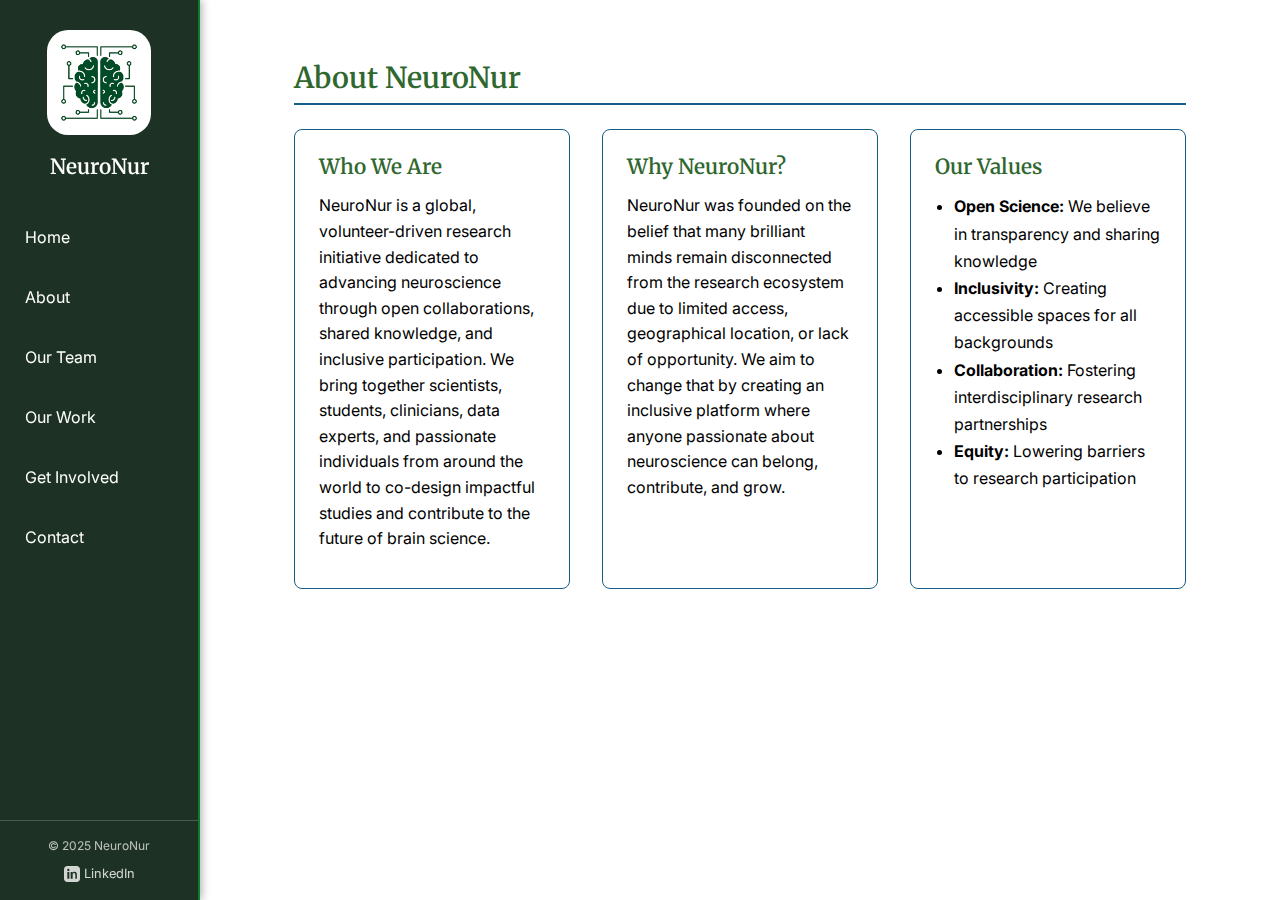
<file: about.html>
<!DOCTYPE html>
<html lang="en">
<head>
    <meta charset="UTF-8">
    <meta name="viewport" content="width=device-width, initial-scale=1.0">
    <title>About - NeuroNur Research Initiative</title>
    <link rel="stylesheet" href="style.css">
    <link rel="icon" type="image/png" href="images/NNlogo.png">

    <link rel="preconnect" href="https://fonts.googleapis.com">
    <link rel="preconnect" href="https://fonts.gstatic.com" crossorigin>
    <link href="https://fonts.googleapis.com/css2?family=Inter:wght@400;500;600;700&family=Merriweather:wght@400;600;700&display=swap" rel="stylesheet">
</head>
<body>
    <nav class="navbar">
        <div class="navbar-left">
            <img src="images/NNlogo.jpg" alt="NeuroNur Logo" class="logo"> 
            <h1 class="full-title">NeuroNur</h1>
        </div>
        <div class="navbar-right">
            <div class="nav-items">
                <a href="index.html">Home</a>
                <a href="about.html">About</a>
                <a href="team.html">Our Team</a>
                <a href="work.html">Our Work</a>
                <a href="involved.html">Get Involved</a>
                <a href="contact.html">Contact</a>
            </div>
            <div class="nav-dropdown">
                <button class="dropdown-toggle">More ▼</button>
                <div class="dropdown-menu">
                    <!-- Items will be moved here dynamically -->
                </div>
            </div>
        </div>
        <div class="navbar-footer">
            <p class="navbar-copyright">© 2025 NeuroNur</p>
            <a href="https://www.linkedin.com/company/neuronur-research-initiative/posts/?feedView=all" target="_blank" rel="noopener" class="navbar-linkedin-link" aria-label="NeuroNur on LinkedIn">
                <svg xmlns="http://www.w3.org/2000/svg" width="16" height="16" fill="currentColor" viewBox="0 0 24 24" style="vertical-align: middle; margin-right: 4px;">
                  <path d="M19 0h-14c-2.761 0-5 2.239-5 5v14c0 2.761 2.239 5 5 5h14c2.761 0 5-2.239 5-5v-14c0-2.761-2.239-5-5-5zm-11 19h-3v-10h3v10zm-1.5-11.268c-.966 0-1.75-.784-1.75-1.75s.784-1.75 1.75-1.75 1.75.784 1.75 1.75-.784 1.75-1.75 1.75zm13.5 11.268h-3v-5.604c0-1.337-.026-3.063-1.868-3.063-1.868 0-2.154 1.459-2.154 2.967v5.7h-3v-10h2.881v1.367h.041c.401-.761 1.379-1.563 2.841-1.563 3.039 0 3.6 2.001 3.6 4.601v5.595z"/>
                </svg>
                LinkedIn
            </a>
        </div>
    </nav>
    <main>
        <!-- About Section - 3 columns that collapse to 1 -->
        <section id="about" class="content-section">
            <h2>About NeuroNur</h2>
            <div class="about-grid">
                <div class="about-card">
                    <h3>Who We Are</h3>
                    <p>NeuroNur is a global, volunteer-driven research initiative dedicated to advancing neuroscience through open collaborations, shared knowledge, and inclusive participation. We bring together scientists, students, clinicians, data experts, and passionate individuals from around the world to co-design impactful studies and contribute to the future of brain science.</p>
                </div>
                <div class="about-card">
                    <h3>Why NeuroNur?</h3>
                    <p>NeuroNur was founded on the belief that many brilliant minds remain disconnected from the research ecosystem due to limited access, geographical location, or lack of opportunity. We aim to change that by creating an inclusive platform where anyone passionate about neuroscience can belong, contribute, and grow.</p>
                </div>
                <div class="about-card">
                    <h3>Our Values</h3>
                    <ul>
                        <li><strong>Open Science:</strong> We believe in transparency and sharing knowledge</li>
                        <li><strong>Inclusivity:</strong> Creating accessible spaces for all backgrounds</li>
                        <li><strong>Collaboration:</strong> Fostering interdisciplinary research partnerships</li>
                        <li><strong>Equity:</strong> Lowering barriers to research participation</li>
                    </ul>
                </div>
            </div>
        </section>
    </main>
    
    <footer>
        <p>© 2025 NeuroNur</p>
        <a href="https://www.linkedin.com/company/neuronur-research-initiative/posts/?feedView=all" target="_blank" rel="noopener" class="linkedin-link" aria-label="NeuroNur on LinkedIn">
            <svg xmlns="http://www.w3.org/2000/svg" width="20" height="20" fill="currentColor" viewBox="0 0 24 24" style="vertical-align: middle; margin-right: 6px;">
              <path d="M19 0h-14c-2.761 0-5 2.239-5 5v14c0 2.761 2.239 5 5 5h14c2.761 0 5-2.239 5-5v-14c0-2.761-2.239-5-5-5zm-11 19h-3v-10h3v10zm-1.5-11.268c-.966 0-1.75-.784-1.75-1.75s.784-1.75 1.75-1.75 1.75.784 1.75 1.75-.784 1.75-1.75 1.75zm13.5 11.268h-3v-5.604c0-1.337-.026-3.063-1.868-3.063-1.868 0-2.154 1.459-2.154 2.967v5.7h-3v-10h2.881v1.367h.041c.401-.761 1.379-1.563 2.841-1.563 3.039 0 3.6 2.001 3.6 4.601v5.595z"/>
            </svg>
            Connect on LinkedIn
        </a>
    </footer>

    <script src="script.js"></script>
</body>
</html>
</file>
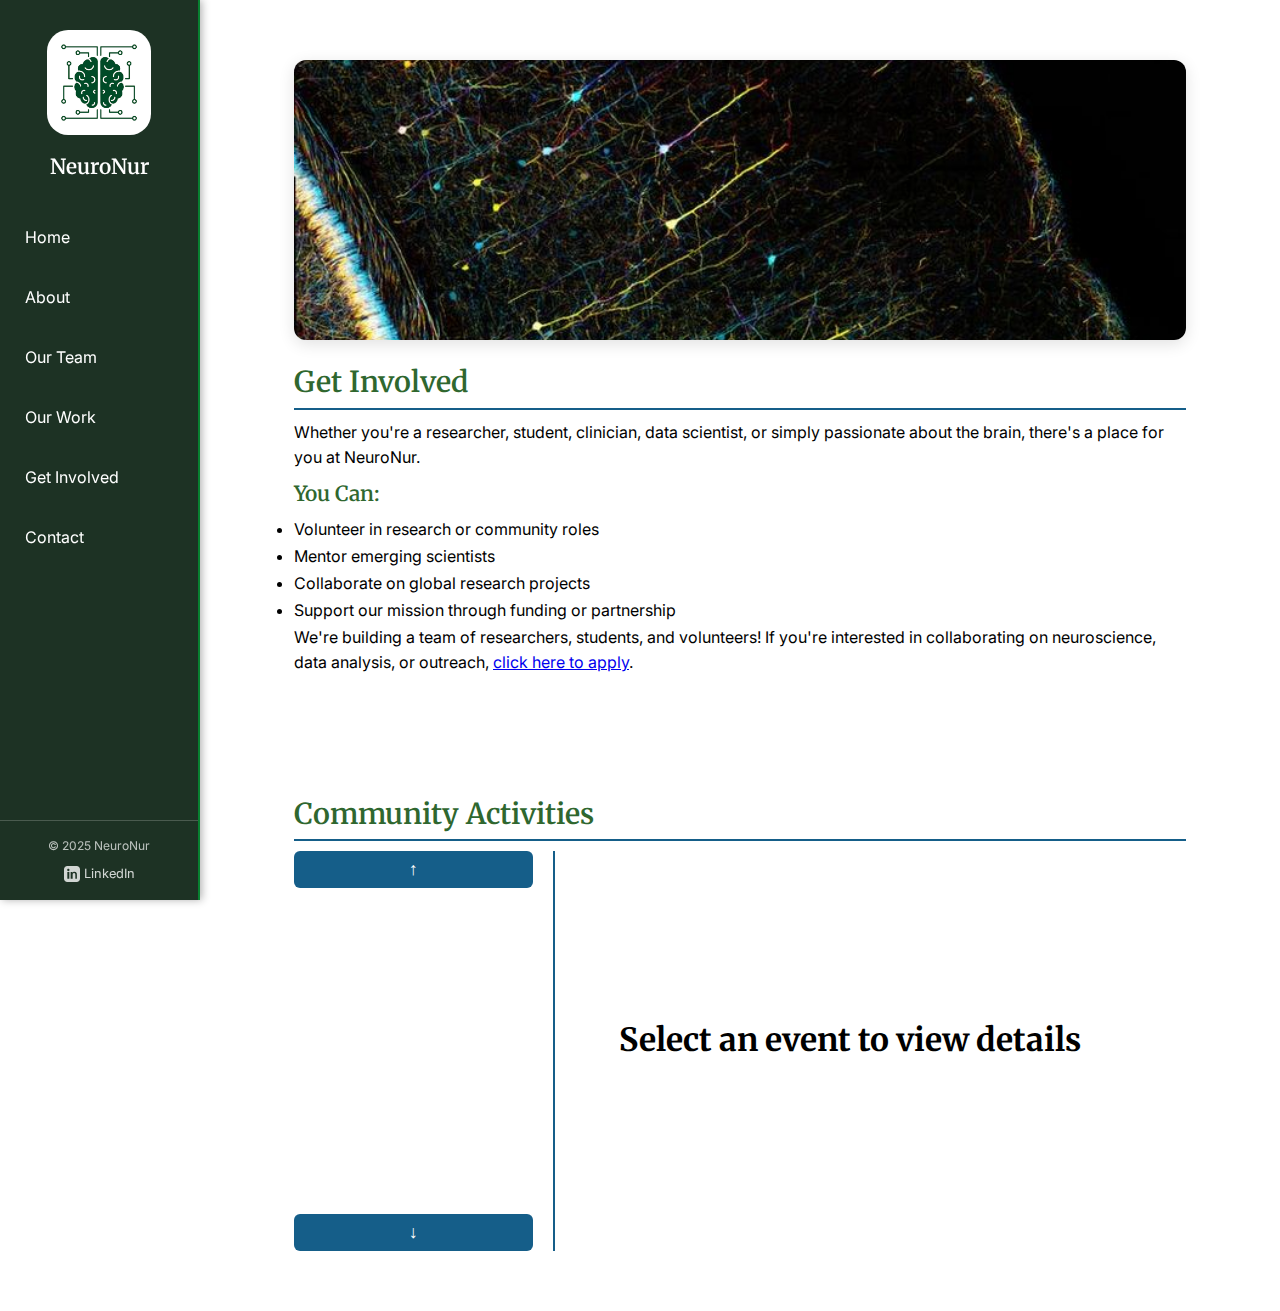
<file: involved.html>
<!DOCTYPE html>
<html lang="en">
<head>
    <meta charset="UTF-8">
    <meta name="viewport" content="width=device-width, initial-scale=1.0">
    <title>Get Involved - NeuroNur Research Initiative</title>
    <link rel="stylesheet" href="style.css">
    <link rel="icon" type="image/png" href="images/NNlogo.png">

    <link rel="preconnect" href="https://fonts.googleapis.com">
    <link rel="preconnect" href="https://fonts.gstatic.com" crossorigin>
    <link href="https://fonts.googleapis.com/css2?family=Inter:wght@400;500;600;700&family=Merriweather:wght@400;600;700&display=swap" rel="stylesheet">
</head>
<body>
    <nav class="navbar">
        <div class="navbar-left">
            <img src="images/NNlogo.jpg" alt="NeuroNur Logo" class="logo"> 
            <h1 class="full-title">NeuroNur</h1>
        </div>
        <div class="navbar-right">
            <div class="nav-items">
                <a href="index.html">Home</a>
                <a href="about.html">About</a>
                <a href="team.html">Our Team</a>
                <a href="work.html">Our Work</a>
                <a href="involved.html">Get Involved</a>
                <a href="contact.html">Contact</a>
            </div>
            <div class="nav-dropdown">
                <button class="dropdown-toggle">More ▼</button>
                <div class="dropdown-menu">
                    <!-- Items will be moved here dynamically -->
                </div>
            </div>
        </div>
        <div class="navbar-footer">
            <p class="navbar-copyright">© 2025 NeuroNur</p>
            <a href="https://www.linkedin.com/company/neuronur-research-initiative/posts/?feedView=all" target="_blank" rel="noopener" class="navbar-linkedin-link" aria-label="NeuroNur on LinkedIn">
                <svg xmlns="http://www.w3.org/2000/svg" width="16" height="16" fill="currentColor" viewBox="0 0 24 24" style="vertical-align: middle; margin-right: 4px;">
                  <path d="M19 0h-14c-2.761 0-5 2.239-5 5v14c0 2.761 2.239 5 5 5h14c2.761 0 5-2.239 5-5v-14c0-2.761-2.239-5-5-5zm-11 19h-3v-10h3v10zm-1.5-11.268c-.966 0-1.75-.784-1.75-1.75s.784-1.75 1.75-1.75 1.75.784 1.75 1.75-.784 1.75-1.75 1.75zm13.5 11.268h-3v-5.604c0-1.337-.026-3.063-1.868-3.063-1.868 0-2.154 1.459-2.154 2.967v5.7h-3v-10h2.881v1.367h.041c.401-.761 1.379-1.563 2.841-1.563 3.039 0 3.6 2.001 3.6 4.601v5.595z"/>
                </svg>
                LinkedIn
            </a>
        </div>
    </nav>
    <main>
        <!-- Get Involved Section -->
        <section id="involved-1" class="content-section">
            <img src="./NeuoNur Website Photos-20250816T000453Z-1-001/NeuoNur Website Photos/Brains work via their genes just as much as their neurons.jpeg" alt="Get involved header" class="section-hero">
            <h2>Get Involved</h2>
            <p>Whether you're a researcher, student, clinician, data scientist, or simply passionate about the brain, there's a place for you at NeuroNur.</p>
            
            <h3>You Can:</h3>
            <ul>
                <li>Volunteer in research or community roles</li>
                <li>Mentor emerging scientists</li>
                <li>Collaborate on global research projects</li>
                <li>Support our mission through funding or partnership</li>
            </ul>
            
            <p>We're building a team of researchers, students, and volunteers! If you're interested in collaborating on neuroscience, data analysis, or outreach, <a href="https://forms.gle/2b6vWDU2vdgSbuGw7" target="_blank" rel="noopener noreferrer">click here to apply</a>.</p>
        </section>

        <!-- Community Activities Section -->
        <section id="community" class="content-section">
            <h2>Community Activities</h2>
            <div class="events-container">
                <div class="events-list-panel">
                    <button class="event-arrow event-arrow-up" id="event-arrow-up" aria-label="Previous event">↑</button>
                    <div class="events-list-wrapper" id="events-list-wrapper">
                        <ul class="events-list" id="events-list">
                            <!-- Events will be populated by JavaScript -->
                        </ul>
                    </div>
                    <button class="event-arrow event-arrow-down" id="event-arrow-down" aria-label="Next event">↓</button>
                </div>
                <div class="event-details-panel" id="event-details-panel">
                    <div class="event-details-content">
                        <h3 class="event-details-title" id="event-details-title">Select an event to view details</h3>
                        <p class="event-details-date" id="event-details-date"></p>
                        <div class="event-details-description" id="event-details-description"></div>
                    </div>
                </div>
            </div>
        </section>
    </main>
    
    <footer>
        <p>© 2025 NeuroNur</p>
        <a href="https://www.linkedin.com/company/neuronur-research-initiative/posts/?feedView=all" target="_blank" rel="noopener" class="linkedin-link" aria-label="NeuroNur on LinkedIn">
            <svg xmlns="http://www.w3.org/2000/svg" width="20" height="20" fill="currentColor" viewBox="0 0 24 24" style="vertical-align: middle; margin-right: 6px;">
              <path d="M19 0h-14c-2.761 0-5 2.239-5 5v14c0 2.761 2.239 5 5 5h14c2.761 0 5-2.239 5-5v-14c0-2.761-2.239-5-5-5zm-11 19h-3v-10h3v10zm-1.5-11.268c-.966 0-1.75-.784-1.75-1.75s.784-1.75 1.75-1.75 1.75.784 1.75 1.75-.784 1.75-1.75 1.75zm13.5 11.268h-3v-5.604c0-1.337-.026-3.063-1.868-3.063-1.868 0-2.154 1.459-2.154 2.967v5.7h-3v-10h2.881v1.367h.041c.401-.761 1.379-1.563 2.841-1.563 3.039 0 3.6 2.001 3.6 4.601v5.595z"/>
            </svg>
            Connect on LinkedIn
        </a>
    </footer>

    <script src="script.js"></script>
</body>
</html>
</file>
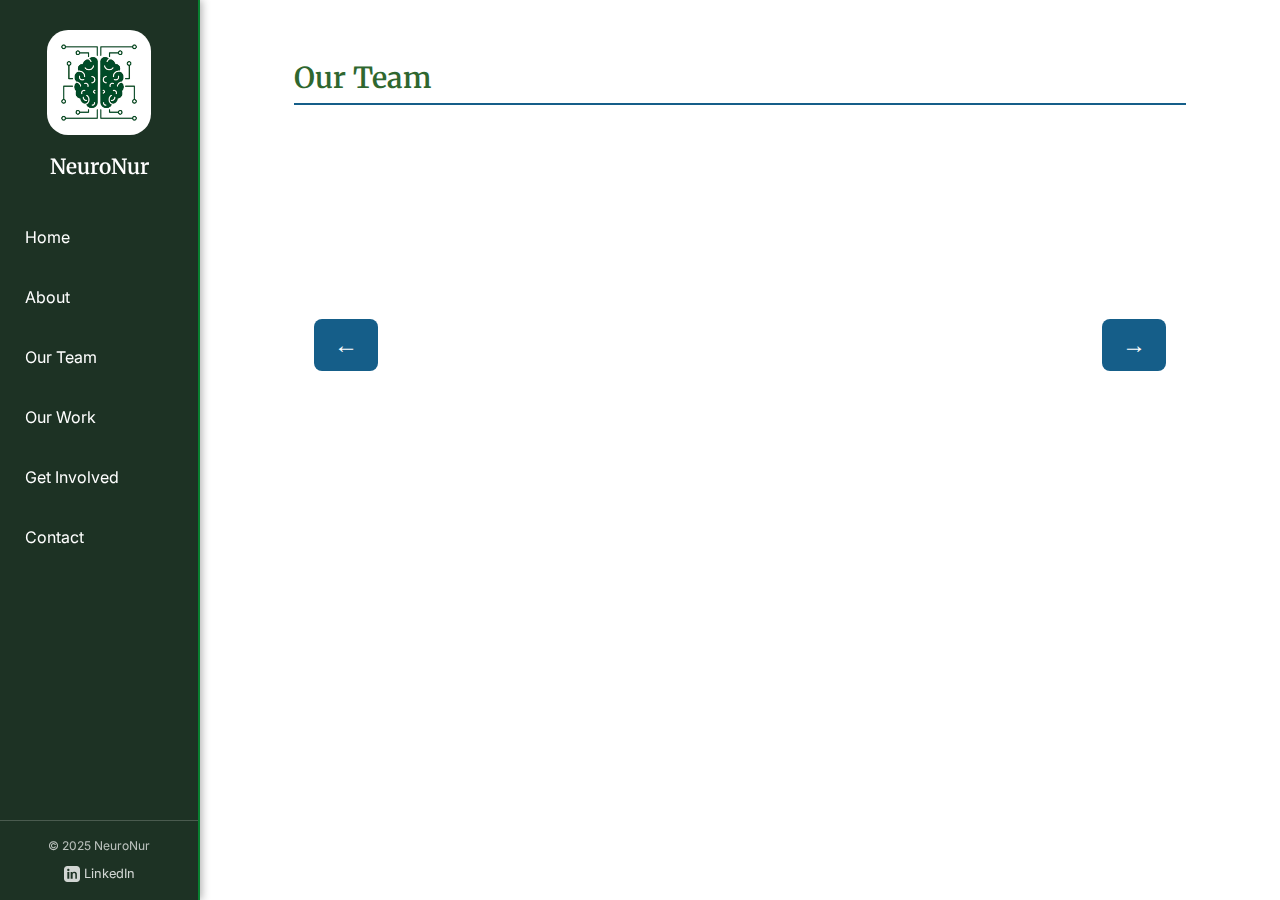
<file: team.html>
<!DOCTYPE html>
<html lang="en">
<head>
    <meta charset="UTF-8">
    <meta name="viewport" content="width=device-width, initial-scale=1.0">
    <title>Our Team - NeuroNur Research Initiative</title>
    <link rel="stylesheet" href="style.css">
    <link rel="icon" type="image/png" href="images/NNlogo.png">

    <link rel="preconnect" href="https://fonts.googleapis.com">
    <link rel="preconnect" href="https://fonts.gstatic.com" crossorigin>
    <link href="https://fonts.googleapis.com/css2?family=Inter:wght@400;500;600;700&family=Merriweather:wght@400;600;700&display=swap" rel="stylesheet">
</head>
<body>
    <nav class="navbar">
        <div class="navbar-left">
            <img src="images/NNlogo.jpg" alt="NeuroNur Logo" class="logo"> 
            <h1 class="full-title">NeuroNur</h1>
        </div>
        <div class="navbar-right">
            <div class="nav-items">
                <a href="index.html">Home</a>
                <a href="about.html">About</a>
                <a href="team.html">Our Team</a>
                <a href="work.html">Our Work</a>
                <a href="involved.html">Get Involved</a>
                <a href="contact.html">Contact</a>
            </div>
            <div class="nav-dropdown">
                <button class="dropdown-toggle">More ▼</button>
                <div class="dropdown-menu">
                    <!-- Items will be moved here dynamically -->
                </div>
            </div>
        </div>
        <div class="navbar-footer">
            <p class="navbar-copyright">© 2025 NeuroNur</p>
            <a href="https://www.linkedin.com/company/neuronur-research-initiative/posts/?feedView=all" target="_blank" rel="noopener" class="navbar-linkedin-link" aria-label="NeuroNur on LinkedIn">
                <svg xmlns="http://www.w3.org/2000/svg" width="16" height="16" fill="currentColor" viewBox="0 0 24 24" style="vertical-align: middle; margin-right: 4px;">
                  <path d="M19 0h-14c-2.761 0-5 2.239-5 5v14c0 2.761 2.239 5 5 5h14c2.761 0 5-2.239 5-5v-14c0-2.761-2.239-5-5-5zm-11 19h-3v-10h3v10zm-1.5-11.268c-.966 0-1.75-.784-1.75-1.75s.784-1.75 1.75-1.75 1.75.784 1.75 1.75-.784 1.75-1.75 1.75zm13.5 11.268h-3v-5.604c0-1.337-.026-3.063-1.868-3.063-1.868 0-2.154 1.459-2.154 2.967v5.7h-3v-10h2.881v1.367h.041c.401-.761 1.379-1.563 2.841-1.563 3.039 0 3.6 2.001 3.6 4.601v5.595z"/>
                </svg>
                LinkedIn
            </a>
        </div>
    </nav>
    <main>
        <!-- Our Team Section -->
        <section id="team" class="content-section">
            <h2>Our Team</h2>
            <div class="team-carousel-container">
                <button class="team-carousel-arrow team-carousel-left" id="team-carousel-left" aria-label="Previous team member">←</button>
                <div class="team-carousel-wrapper" id="team-carousel-wrapper">
                    <div class="team-carousel-track" id="team-carousel-track">
                        <!-- Team members will be populated by JavaScript -->
                    </div>
                </div>
                <button class="team-carousel-arrow team-carousel-right" id="team-carousel-right" aria-label="Next team member">→</button>
            </div>
        </section>
    </main>
    
    <footer>
        <p>© 2025 NeuroNur</p>
        <a href="https://www.linkedin.com/company/neuronur-research-initiative/posts/?feedView=all" target="_blank" rel="noopener" class="linkedin-link" aria-label="NeuroNur on LinkedIn">
            <svg xmlns="http://www.w3.org/2000/svg" width="20" height="20" fill="currentColor" viewBox="0 0 24 24" style="vertical-align: middle; margin-right: 6px;">
              <path d="M19 0h-14c-2.761 0-5 2.239-5 5v14c0 2.761 2.239 5 5 5h14c2.761 0 5-2.239 5-5v-14c0-2.761-2.239-5-5-5zm-11 19h-3v-10h3v10zm-1.5-11.268c-.966 0-1.75-.784-1.75-1.75s.784-1.75 1.75-1.75 1.75.784 1.75 1.75-.784 1.75-1.75 1.75zm13.5 11.268h-3v-5.604c0-1.337-.026-3.063-1.868-3.063-1.868 0-2.154 1.459-2.154 2.967v5.7h-3v-10h2.881v1.367h.041c.401-.761 1.379-1.563 2.841-1.563 3.039 0 3.6 2.001 3.6 4.601v5.595z"/>
            </svg>
            Connect on LinkedIn
        </a>
    </footer>

    <!-- Team Bio Modal -->
    <div class="modal-overlay" id="bioModal">
        <div class="modal-container bio-modal-container">
            <button class="modal-close" onclick="closeBioModal()" aria-label="Close bio modal">&times;</button>
            <div class="modal-content" id="bioModalContent">
                <!-- Bio content will be inserted here -->
            </div>
        </div>
    </div>

    <script src="script.js"></script>
</body>
</html>
</file>
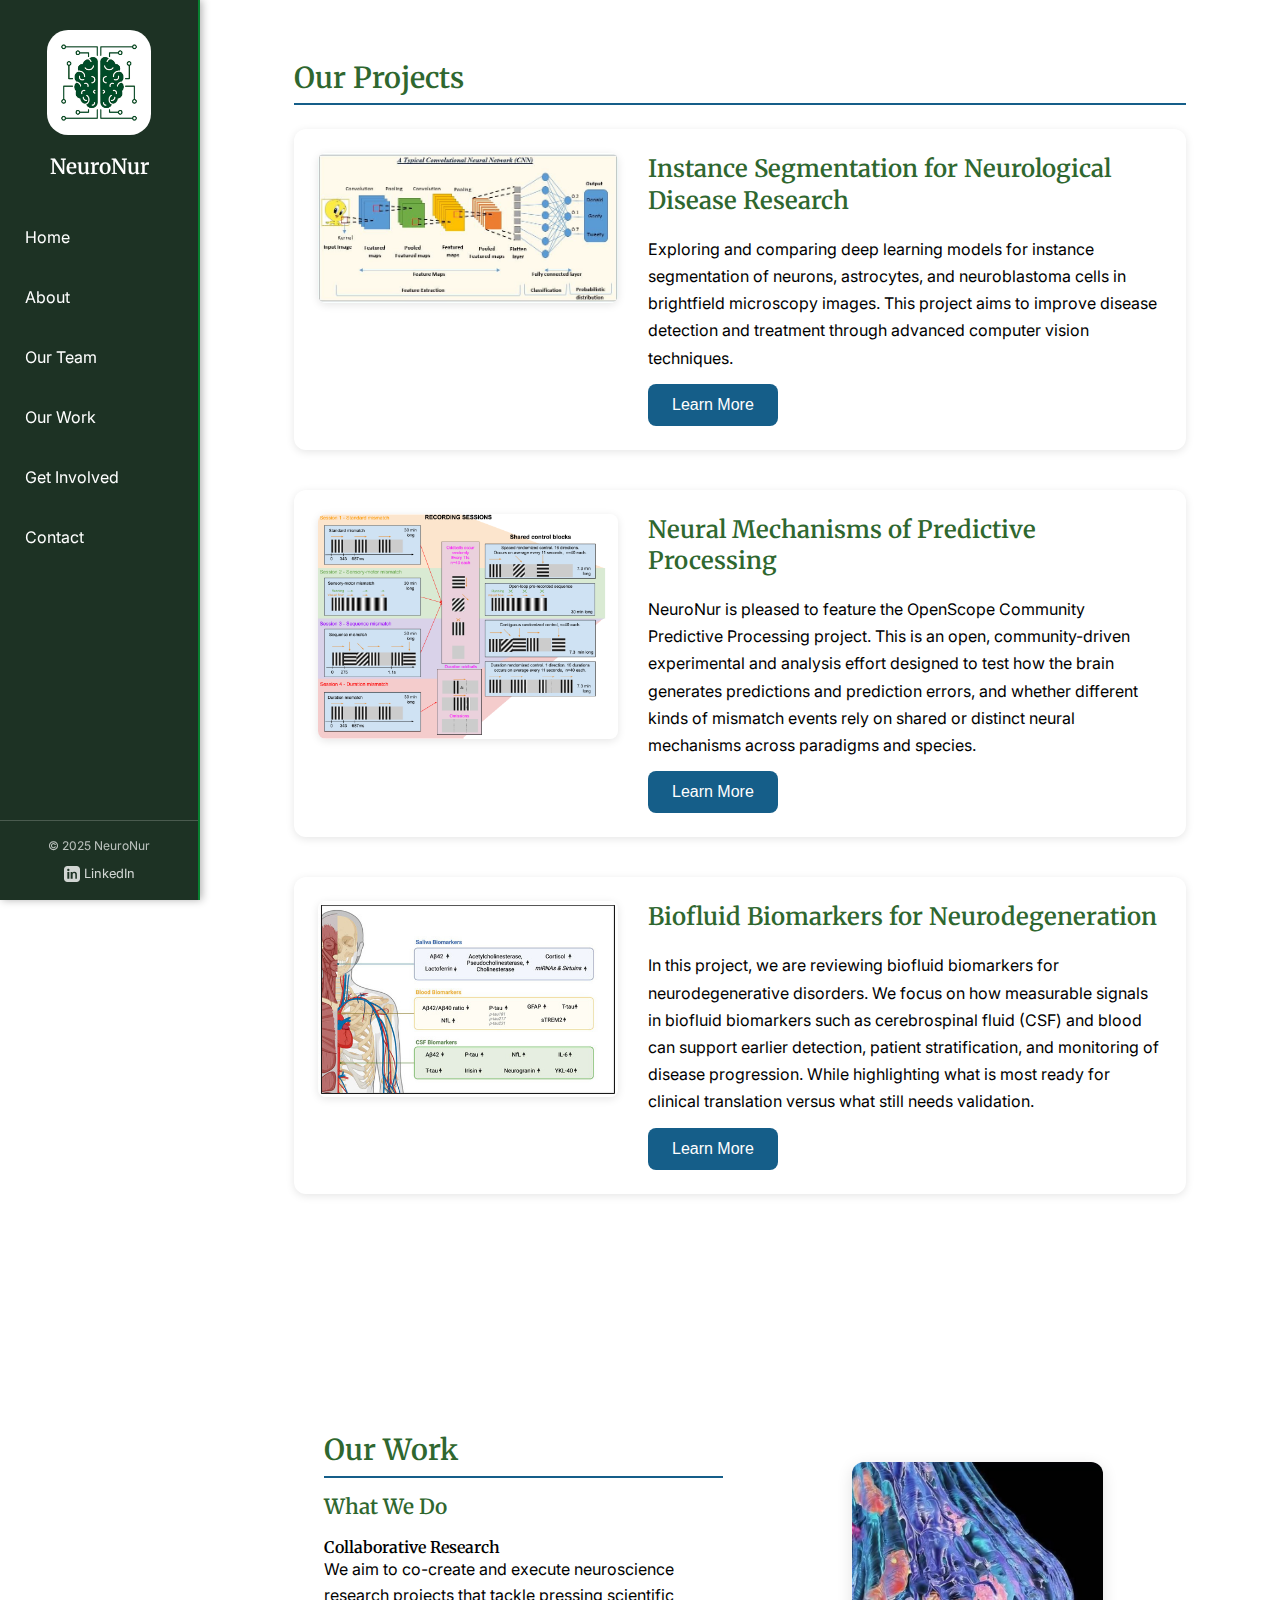
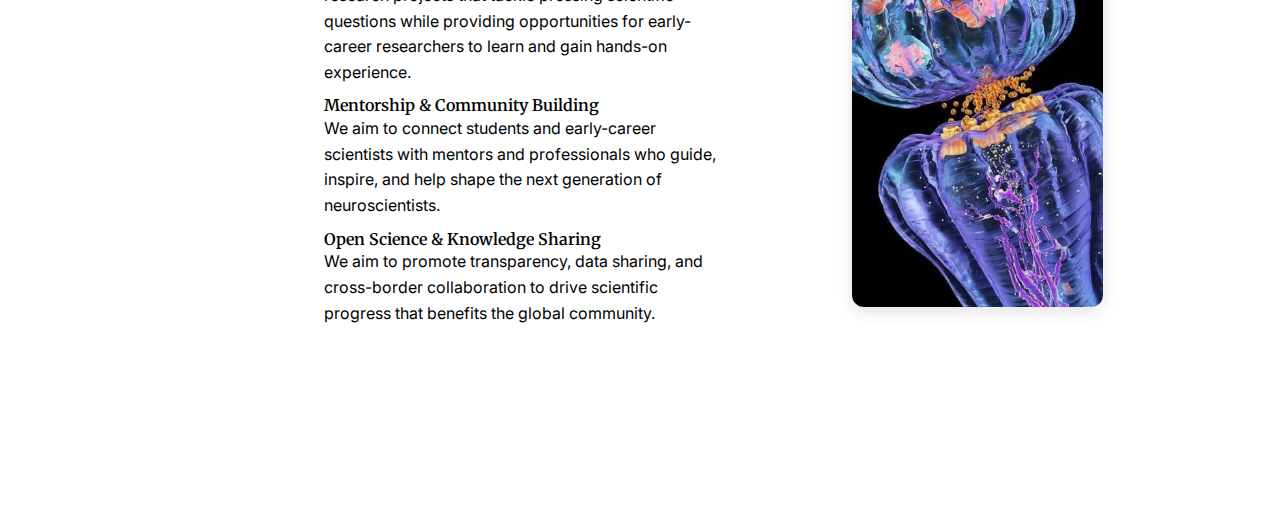
<file: work.html>
<!DOCTYPE html>
<html lang="en">
<head>
    <meta charset="UTF-8">
    <meta name="viewport" content="width=device-width, initial-scale=1.0">
    <title>Our Work - NeuroNur Research Initiative</title>
    <link rel="stylesheet" href="style.css">
    <link rel="icon" type="image/png" href="images/NNlogo.png">

    <link rel="preconnect" href="https://fonts.googleapis.com">
    <link rel="preconnect" href="https://fonts.gstatic.com" crossorigin>
    <link href="https://fonts.googleapis.com/css2?family=Inter:wght@400;500;600;700&family=Merriweather:wght@400;600;700&display=swap" rel="stylesheet">
</head>
<body>
    <nav class="navbar">
        <div class="navbar-left">
            <img src="images/NNlogo.jpg" alt="NeuroNur Logo" class="logo"> 
            <h1 class="full-title">NeuroNur</h1>
        </div>
        <div class="navbar-right">
            <div class="nav-items">
                <a href="index.html">Home</a>
                <a href="about.html">About</a>
                <a href="team.html">Our Team</a>
                <a href="work.html">Our Work</a>
                <a href="involved.html">Get Involved</a>
                <a href="contact.html">Contact</a>
            </div>
            <div class="nav-dropdown">
                <button class="dropdown-toggle">More ▼</button>
                <div class="dropdown-menu">
                    <!-- Items will be moved here dynamically -->
                </div>
            </div>
        </div>
        <div class="navbar-footer">
            <p class="navbar-copyright">© 2025 NeuroNur</p>
            <a href="https://www.linkedin.com/company/neuronur-research-initiative/posts/?feedView=all" target="_blank" rel="noopener" class="navbar-linkedin-link" aria-label="NeuroNur on LinkedIn">
                <svg xmlns="http://www.w3.org/2000/svg" width="16" height="16" fill="currentColor" viewBox="0 0 24 24" style="vertical-align: middle; margin-right: 4px;">
                  <path d="M19 0h-14c-2.761 0-5 2.239-5 5v14c0 2.761 2.239 5 5 5h14c2.761 0 5-2.239 5-5v-14c0-2.761-2.239-5-5-5zm-11 19h-3v-10h3v10zm-1.5-11.268c-.966 0-1.75-.784-1.75-1.75s.784-1.75 1.75-1.75 1.75.784 1.75 1.75-.784 1.75-1.75 1.75zm13.5 11.268h-3v-5.604c0-1.337-.026-3.063-1.868-3.063-1.868 0-2.154 1.459-2.154 2.967v5.7h-3v-10h2.881v1.367h.041c.401-.761 1.379-1.563 2.841-1.563 3.039 0 3.6 2.001 3.6 4.601v5.595z"/>
                </svg>
                LinkedIn
            </a>
        </div>
    </nav>
    <main>
        <!-- Our Projects Section -->
        <section id="work-1" class="content-section">
            <div class="content">
                <h2>Our Projects</h2>
                
                <div class="projects-list">
                    <!-- PROJECT 1 -->
                    <div class="project-item">
                        <div class="project-image">
                            <img src="./projectImages/image (2).png" alt="Instance Segmentation for Neurological Disease Research">
                        </div>
                        <div class="project-content">
                            <h3>Instance Segmentation for Neurological Disease Research</h3>
                            <p>Exploring and comparing deep learning models for instance segmentation of neurons, astrocytes, and neuroblastoma cells in brightfield microscopy images. This project aims to improve disease detection and treatment through advanced computer vision techniques.</p>
                            <button class="learn-more-btn" data-project-id="project-1">Learn More</button>
                        </div>
                    </div>
                    
                    <!-- PROJECT 2 -->
                    <div class="project-item">
                        <div class="project-image">
                            <img src="./projectImages/NeuralMechanisms.png" alt="Neural Mechanisms of Predictive Processing">
                        </div>
                        <div class="project-content">
                            <h3>Neural Mechanisms of Predictive Processing</h3>
                            <p>NeuroNur is pleased to feature the OpenScope Community Predictive Processing project. This is an open, community-driven experimental and analysis effort designed to test how the brain generates predictions and prediction errors, and whether different kinds of mismatch events rely on shared or distinct neural mechanisms across paradigms and species.</p>
                            <button class="learn-more-btn" data-project-id="project-2">Learn More</button>
                        </div>
                    </div>
                    
                    <!-- PROJECT 3 -->
                    <div class="project-item">
                        <div class="project-image">
                            <img src="./projectImages/Biomarkers.jpg" alt="Biofluid Biomarkers for Neurodegeneration">
                        </div>
                        <div class="project-content">
                            <h3>Biofluid Biomarkers for Neurodegeneration</h3>
                            <p>In this project, we are reviewing biofluid biomarkers for neurodegenerative disorders. We focus on how measurable signals in biofluid biomarkers such as cerebrospinal fluid (CSF) and blood can support earlier detection, patient stratification, and monitoring of disease progression. While highlighting what is most ready for clinical translation versus what still needs validation.</p>
                            <button class="learn-more-btn" data-project-id="project-3">Learn More</button>
                        </div>
                    </div>
                </div>
            </div>
        </section>

        <!-- What We Do Section -->
        <section id="work-2" class="content-section">
            <div class="media-block image-right">
                <div class="content">
                    <h2>Our Work</h2>
                    
                    <h3>What We Do</h3>
                    <div class="work-areas">
                        <div class="work-area">
                            <h4>Collaborative Research</h4>
                            <p>We aim to co-create and execute neuroscience research projects that tackle pressing scientific questions while providing opportunities for early-career researchers to learn and gain hands-on experience.</p>
                        </div>
                        <div class="work-area">
                            <h4>Mentorship & Community Building</h4>
                            <p>We aim to connect students and early-career scientists with mentors and professionals who guide, inspire, and help shape the next generation of neuroscientists.</p>
                        </div>
                        <div class="work-area">
                            <h4>Open Science & Knowledge Sharing</h4>
                            <p>We aim to promote transparency, data sharing, and cross-border collaboration to drive scientific progress that benefits the global community.</p>
                        </div>
                    </div>
                </div>
                <div class="media">
                    <img src="./NeuoNur Website Photos-20250816T000453Z-1-001/NeuoNur Website Photos/(18).jpeg" alt="Our work in neuroscience research">
                </div>
            </div>
        </section>
    </main>
    
    <footer>
        <p>© 2025 NeuroNur</p>
        <a href="https://www.linkedin.com/company/neuronur-research-initiative/posts/?feedView=all" target="_blank" rel="noopener" class="linkedin-link" aria-label="NeuroNur on LinkedIn">
            <svg xmlns="http://www.w3.org/2000/svg" width="20" height="20" fill="currentColor" viewBox="0 0 24 24" style="vertical-align: middle; margin-right: 6px;">
              <path d="M19 0h-14c-2.761 0-5 2.239-5 5v14c0 2.761 2.239 5 5 5h14c2.761 0 5-2.239 5-5v-14c0-2.761-2.239-5-5-5zm-11 19h-3v-10h3v10zm-1.5-11.268c-.966 0-1.75-.784-1.75-1.75s.784-1.75 1.75-1.75 1.75.784 1.75 1.75-.784 1.75-1.75 1.75zm13.5 11.268h-3v-5.604c0-1.337-.026-3.063-1.868-3.063-1.868 0-2.154 1.459-2.154 2.967v5.7h-3v-10h2.881v1.367h.041c.401-.761 1.379-1.563 2.841-1.563 3.039 0 3.6 2.001 3.6 4.601v5.595z"/>
            </svg>
            Connect on LinkedIn
        </a>
    </footer>

    <!-- Project Modal -->
    <div class="modal-overlay" id="projectModal">
        <div class="modal-container">
            <button class="modal-close" aria-label="Close modal">&times;</button>
            <div class="modal-content" id="modalContent">
                <!-- Project details will be dynamically inserted here -->
            </div>
        </div>
    </div>

    <script src="script.js"></script>
</body>
</html>
</file>
<file: style.css>
html {
    scroll-behavior: smooth;
}

/* Fade in animation */
@keyframes fadeIn {
    from {
        opacity: 0;
        transform: translateY(30px);
    }
    to {
        opacity: 1;
        transform: translateY(0);
    }
}

:root {
    --background: #ffffff;
    --main-text: #000000;
    --navigation: #1d3224;
    --links-accents: #155e89;
    --call-to-action-buttons: #155e89;
    --secondary-text: #2f672f;
    --borders-highlights: #155e89;
    --content-background: #ffffff;
}

* {
    margin: 0;
    padding: 0;
    box-sizing: border-box;
}

main {
    margin: 0;
    padding: 10px;
    padding-top: 130px;
    flex: 1 0 auto;
}


/* Mobile/Tablet: Make main full width for better space usage */
@media (max-width: 900px) {
    main {
        max-width: 100%;
        margin: 0 auto;
        padding: 0 10px;
        padding-top: 130px;
    }
    
    main:has(#home) {
        padding: 0;
        padding-top: 0;
    }
    
    #home.content-section {
        padding: 0;
        padding-top: 100px;
        margin: 0;
        width: 100%;
        min-height: calc(100vh - 100px);
        display: flex;
        flex-direction: column;
    }
    
    .home-hero-background {
        margin: 0;
        margin-top: 0;
        padding: 0;
        padding-top: 0;
        width: 100%;
        flex-shrink: 0;
    }
    
    #home .hero-cta {
        flex: 1;
        display: flex;
        align-items: center;
    }
}

/* Desktop: Adjust main content for left navbar and full viewport sections */
@media (min-width: 701px) {
    main {
        margin-left: 200px;
        margin-right: 0;
        padding: 0;
        width: calc(100vw - 200px);
        max-width: calc(100vw - 200px);
        display: flex;
        flex-direction: column;
    }
}


.content-section {
    margin: 40px auto;
    padding: 24px; 
    background-color: transparent;
    border: none;
    box-shadow: none;
    scroll-margin-top: 120px;
    border-radius: 8px;
    max-width: 70%;
    opacity: 1;
    transform: translateY(0);
    transition: opacity 0.6s ease, transform 0.6s ease;
}

#home.content-section {
    max-width: 100%;
    margin: 0 !important;
    padding: 0 !important;
}

/* About page: 3-column grid that collapses to 1 */
.about-grid {
    display: grid;
    grid-template-columns: repeat(3, 1fr);
    gap: 32px;
    margin-top: 24px;
}

.about-card {
    padding: 24px;
    background-color: var(--background);
    border: 1px solid var(--borders-highlights);
    border-radius: 8px;
}

.about-card h3 {
    margin-top: 0;
    margin-bottom: 12px;
}

.about-card p,
.about-card ul {
    margin: 0 0 12px 0;
}

.about-card ul {
    padding-left: 1.2em;
}

@media (max-width: 900px) {
    .about-grid {
        grid-template-columns: 1fr;
    }
}

/* Mobile/Tablet: Increase content section width for better space usage */
@media (max-width: 900px) {
    .content-section {
        max-width: 95%;
        padding-left: 0;
        padding-right: 0;
    }
}

/* Desktop: Remove old snap-scroll viewport constraints */
@media (min-width: 701px) {
    .content-section {
        width: 100%;
        max-width: 100%;
        margin: 40px 0;
        padding: 20px 40px;
        box-sizing: border-box;
    }
}


/* At 701-900px: Non-subsection sections should be centered and use available width */
@media (min-width: 701px) and (max-width: 900px) {
    .content-section:not(.subsection) {
        max-width: 95%;
        margin-left: auto;
        margin-right: auto;
    }
}

/* Above 1100px: Center content sections within the available space (accounting for navbar) */
@media (min-width: 1101px) {
    .content-section {
        max-width: 90%;
        margin-left: auto;
        margin-right: auto;
    }
}


.content-section.visible {
    opacity: 1;
    transform: translateY(0);
    animation: fadeIn 0.6s ease forwards;
}

#home {
    margin: 0;
    padding: 0;
    width: 100%;
}

/* Home Hero Background Section - Side by side layout */
.home-hero-background {
    position: relative;
    padding: 0;
    padding-bottom: 40px;
    margin: 0;
    overflow: visible;
    min-height: 450px;
    width: 100%;
    display: flex;
    align-items: center;
    justify-content: center;
    gap: 40px;
    padding-left: 40px;
    padding-right: 40px;
}

.home-hero-background::before {
    content: '';
    position: absolute;
    top: 50%;
    left: 50%;
    width: 450px;
    height: calc(100vw - 200px);
    transform: translate(-50%, -50%) rotate(-90deg);
    background-image: url('./NeuoNur Website Photos-20250816T000453Z-1-001/NeuoNur Website Photos/(16).jpeg');
    background-size: cover;
    background-position: center;
    background-repeat: no-repeat;
    opacity: 0.25;
    z-index: 0;
}

@media (max-width: 700px) {
    main:has(#home) {
        padding: 0 !important;
        padding-top: 0 !important;
    }
    
    #home.content-section {
        padding: 0 !important;
        padding-top: 0 !important;
        min-height: 100vh;
        display: flex;
        flex-direction: column;
    }
    
    .home-hero-background {
        flex-shrink: 0;
        height: 350px;
        margin: 0 !important;
        padding-top: 100px !important;
        flex-direction: column;
        gap: 20px;
        padding-left: 20px !important;
        padding-right: 20px !important;
    }
    
    .home-hero-background .home-title::after {
        display: none;
    }
    
    .home-hero-background .mission-statement {
        text-align: center;
    }
    
    .home-hero-background::before {
        width: 350px;
        height: 100vw;
    }
    
    #home .hero-cta {
        flex: 1;
        display: flex;
        align-items: center;
    }
}

.home-hero-background .home-title {
    z-index: 1;
    font-size: 2.8rem;
    font-weight: 700;
    margin: 0;
    color: #000;
    font-family: 'Merriweather', 'Georgia', serif;
    text-align: left;
    flex-shrink: 0;
    position: relative;
}

/* Divider line after title */
.home-hero-background .home-title::after {
    content: '';
    position: absolute;
    width: 2px;
    height: 200px;
    background-color: var(--borders-highlights);
    right: -21px;
    top: 50%;
    transform: translateY(-50%);
}

/* Desktop: Position content */
@media (min-width: 701px) {
    .home-hero-background {
        height: 450px;
    }
}

.home-hero-background .mission-statement {
    z-index: 1;
    font-size: 1.2rem;
    line-height: 1.8;
    color: var(--secondary-text);
    margin: 0;
    text-align: left;
    flex: 1;
    max-width: 600px;
}

#home .hero-cta {
    display: flex;
    gap: 20px;
    justify-content: center;
    align-items: center;
    flex: 1;
    padding: 0 40px;
}

/* Desktop: Layout */
@media (min-width: 701px) {
    #home {
        display: flex;
        flex-direction: column;
        align-items: stretch;
        width: 100%;
        min-height: calc(100vh - 130px);
    }
    
    .home-hero-background {
        width: 100%;
        align-self: stretch;
        flex-shrink: 0;
    }
    
    #home .hero-cta {
        max-width: 900px;
        margin-left: auto;
        margin-right: auto;
        align-self: center;
        display: flex;
        justify-content: center;
        align-items: center;
    }
}

/* Home Section Two-Column Layout (Desktop only, above 900px) */
@media (min-width: 901px) {
    .home-container {
        display: flex;
        align-items: center;
        gap: 0;
        min-height: 600px;
        width: 100%;
        box-sizing: border-box;
        padding: 60px 0;
    }
    
    .home-left {
        flex: 1 1 0;
        text-align: right;
        padding-right: 30px;
        display: flex;
        flex-direction: column;
        justify-content: center;
        box-sizing: border-box;
        min-width: 0;
        align-items: flex-end;
    }
    
    .home-title {
        font-size: 6rem;
        font-weight: 700;
        line-height: 1.1;
        margin-bottom: 48px;
        margin-top: 0;
        color: var(--secondary-text);
        font-family: 'Merriweather', 'Georgia', serif;
        text-align: right;
    }
    
    .home-title .title-line {
        display: block;
    }
    
    .mission-statement {
        font-size: 1.3rem;
        line-height: 1.7;
        color: var(--main-text);
        margin-top: 0;
        margin-bottom: 0;
        max-width: 100%;
        text-align: right;
    }
    
    .home-divider {
        width: 2px;
        background-color: var(--links-accents);
        flex-shrink: 0;
        margin: 0 20px;
        align-self: center;
        height: 75%;
        max-height: 75%;
    }
    
    .home-right {
        flex: 1 1 0;
        text-align: left;
        padding-left: 30px;
        display: flex;
        flex-direction: column;
        justify-content: center;
        box-sizing: border-box;
        min-width: 0;
        align-items: flex-start;
    }
    
    .home-right h3 {
        font-size: 2.5rem;
        margin-bottom: 20px;
        margin-top: 0;
        text-align: left;
        width: 100%;
        color: var(--secondary-text);
    }
    
    .home-right .overview-grid {
        justify-content: flex-start;
        text-align: left;
        width: 100%;
        margin-bottom: 20px;
        margin-top: 0;
    }
    
    .home-right .overview-item {
        text-align: left;
        width: 100%;
    }
    
    .home-right .overview-item h4,
    .home-right .overview-item p {
        text-align: left;
    }
    
    .home-right .hero-cta {
        justify-content: flex-start;
        margin-top: 0;
        margin-bottom: 0;
        width: 100%;
    }
}

/* Team Carousel Styles */
.team-carousel-container {
    display: flex;
    align-items: center;
    justify-content: center;
    gap: 20px;
    width: 100%;
    max-width: 100%;
    margin: 40px auto;
    box-sizing: border-box;
    padding: 0 20px;
    min-height: 400px;
}

.team-carousel-wrapper {
    flex: 1;
    overflow: visible;
    position: relative;
    display: flex;
    justify-content: center;
    align-items: center;
    min-width: 0;
}

.team-carousel-track {
    display: flex;
    gap: 20px;
    transition: transform 0.5s ease;
    align-items: center;
    justify-content: center;
    width: fit-content;
    max-width: 100%;
    margin: 0 auto;
}

.team-member-card {
    flex-shrink: 0;
    transition: all 0.3s ease;
}

/* Desktop: Active card (center) */
@media (min-width: 951px) {
    .team-carousel-track {
        justify-content: center;
        align-items: center;
    }
    
    .team-member-card.active {
        width: 500px;
        max-width: 500px;
        min-width: 500px;
        max-height: 350px;
        display: flex;
        gap: 25px;
        align-items: flex-start;
        padding: 25px;
        background-color: var(--content-background);
        border-radius: 12px;
        box-shadow: 0 4px 16px rgba(0, 0, 0, 0.1);
        flex-shrink: 0;
        box-sizing: border-box;
    }
    
    .team-member-card:not(.active) {
        width: 100px;
        height: 100px;
        max-width: 100px;
        min-width: 100px;
        flex-shrink: 0;
        cursor: pointer;
        box-sizing: border-box;
    }
    
    .team-member-card:not(.active):hover {
        transform: scale(1.1);
    }
    
    .team-member-image.active-image {
        width: 160px;
        height: 160px;
        flex-shrink: 0;
    }
    
    .team-member-image.active-image img {
        width: 100%;
        height: 100%;
        object-fit: cover;
        border-radius: 12px;
    }
    
    .team-member-image.thumbnail-image {
        width: 100%;
        height: 100%;
    }
    
    .team-member-image.thumbnail-image img {
        width: 100%;
        height: 100%;
        object-fit: cover;
        border-radius: 50%;
        border: 3px solid var(--links-accents);
    }
    
    .team-member-info {
        flex: 1;
        display: flex;
        flex-direction: column;
        min-height: 0;
    }
    
    .team-member-bio-preview {
        flex: 0 1 auto;
        margin-bottom: 10px;
        line-height: 1.5;
    }
    
    .team-member-name {
        font-size: 2rem;
        font-weight: 700;
        margin-bottom: 8px;
        color: var(--main-text);
    }
    
    .team-member-role {
        font-size: 1.2rem;
        color: var(--links-accents);
        margin-bottom: 16px;
        font-weight: 600;
    }
    
    .team-member-bio {
        font-size: 1rem;
        line-height: 1.6;
        color: var(--secondary-text);
    }
}

/* Mobile: Vertical layout */
@media (max-width: 950px) {
    .team-carousel-container {
        flex-direction: column;
        gap: 15px;
    }
    
    .team-carousel-wrapper {
        width: 100%;
    }
    
    .team-carousel-track {
        flex-direction: column;
        gap: 20px;
    }
    
    .team-member-card {
        width: 100%;
        max-width: 100%;
    }
    
    .team-member-card.active {
        display: flex;
        flex-direction: column;
        gap: 20px;
        padding: 20px;
        background-color: var(--content-background);
        border-radius: 12px;
        box-shadow: 0 2px 8px rgba(0, 0, 0, 0.1);
    }
    
    .team-member-card:not(.active) {
        display: none; /* Hide non-active cards on mobile */
    }
    
    .team-member-image.active-image {
        width: 150px;
        height: 150px;
        margin: 0 auto;
    }
    
    .team-member-image.active-image img {
        width: 100%;
        height: 100%;
        object-fit: cover;
        border-radius: 50%;
    }
    
    .team-member-info {
        text-align: center;
    }
    
    .team-member-name {
        font-size: 1.5rem;
        font-weight: 700;
        margin-bottom: 8px;
        color: var(--main-text);
    }
    
    .team-member-role {
        font-size: 1rem;
        color: var(--links-accents);
        margin-bottom: 12px;
        font-weight: 600;
    }
    
    .team-member-bio {
        font-size: 0.95rem;
        line-height: 1.6;
        color: var(--secondary-text);
    }
}

.team-carousel-arrow {
    background-color: var(--call-to-action-buttons);
    color: var(--content-background);
    border: none;
    padding: 12px 20px;
    border-radius: 8px;
    font-size: 1.5rem;
    cursor: pointer;
    transition: background-color 0.2s ease;
    flex-shrink: 0;
    z-index: 10;
    position: relative;
}

.team-carousel-arrow:hover:not(:disabled) {
    background-color: var(--links-accents);
}

.team-carousel-arrow:disabled {
    background-color: #cccccc;
    color: #888888;
    cursor: not-allowed;
    opacity: 0.5;
}

/* Mobile: Change arrow direction */
@media (max-width: 950px) {
    .team-carousel-arrow {
        padding: 10px 16px;
        font-size: 1.2rem;
    }
    
    .team-carousel-left {
        font-size: 0;
        position: relative;
    }
    
    .team-carousel-left::before {
        content: '↑';
        font-size: 1.2rem;
        display: block;
    }
    
    .team-carousel-right {
        font-size: 0;
        position: relative;
    }
    
    .team-carousel-right::before {
        content: '↓';
        font-size: 1.2rem;
        display: block;
    }
}

/* Mobile: Keep original layout (below 900px) */
@media (max-width: 900px) {
    .home-container {
        display: block;
    }
    
    .home-left,
    .home-right {
        text-align: center;
        padding: 0;
    }
    
    .home-divider {
        display: none;
    }
    
    .home-title {
        font-size: 3rem;
        text-align: center;
    }
    
    .home-title .title-line {
        display: inline;
    }
    
    .home-title .title-line:first-child::after {
        content: '';
    }
    
    .mission-statement {
        font-size: 1.1rem;
        text-align: center;
    }
    
    .home-right h3 {
        text-align: center;
        font-size: 2rem;
    }
    
    .home-right .overview-grid {
        justify-content: center;
        text-align: center;
    }
    
    .home-right .overview-item {
        text-align: center;
    }
    
    .home-right .overview-item h4,
    .home-right .overview-item p {
        text-align: center;
    }
    
    .home-right .hero-cta {
        justify-content: center;
    }
    
    /* Home Hero Background - Mobile */
    .home-hero-background {
        height: 380px;
        margin: 0;
        padding: 100px 20px 40px 20px;
        flex-direction: column;
        gap: 30px;
    }
    
    #home.content-section {
        padding-top: 0;
    }
    
    .home-hero-background .home-title {
        font-size: 1.75rem;
    }
    
    .home-hero-background .home-title::after {
        display: none;
    }
    
    .home-hero-background .mission-statement {
        font-size: 1rem;
        text-align: center;
        max-width: 100%;
    }
}

.content-section > :first-child { margin-top: 0; }
.content-section > :last-child  { margin-bottom: 0; }

/* Overview Grid Base Styles */
.overview-grid {
    display: grid;
    grid-template-columns: 1fr;
    gap: 20px;
    margin: 24px 0;
}

.overview-item {
    padding: 16px;
}

.overview-item h4 {
    font-size: 1.3rem;
    margin-bottom: 8px;
    font-weight: 600;
}

.overview-item p {
    font-size: 1rem;
    line-height: 1.6;
    color: var(--secondary-text);
}

/* Invert text colors for home section */
#home .home-title {
    color: #000;
}

#home .mission-statement {
    color: var(--main-text);
}

#home .home-right h3 {
    color: var(--main-text);
}

#home .overview-item h4 {
    color: var(--secondary-text);
}

#home .overview-item p {
    color: var(--main-text);
}

/* Desktop: Overview grid adjustments */
@media (min-width: 901px) {
    .home-right .overview-grid {
        gap: 16px;
    }
    
    .home-right .overview-item {
        padding: 12px 20px;
    }
    
    .home-right .overview-item h4 {
        font-size: 1.4rem;
        margin-bottom: 6px;
    }
    
    .home-right .overview-item p {
        font-size: 1.1rem;
        margin-bottom: 0;
    }
}

/* Hero CTA Button Container */
.hero-cta {
    display: flex;
    gap: 16px;
    justify-content: center;
    align-items: center;
    margin-top: 32px;
    flex-wrap: wrap;
}

/* Desktop: Reduce hero-cta margin for viewport fitting */
@media (min-width: 701px) {
    .hero-cta {
        margin-top: 16px;
        gap: 12px;
    }
}

/* Primary CTA Button (Join Us) */
.cta-button {
    display: inline-block;
    padding: 14px 32px;
    background-color: var(--call-to-action-buttons);
    color: var(--content-background);
    text-decoration: none;
    border-radius: 8px;
    font-weight: 600;
    font-size: 1.1rem;
    font-family: 'Inter', -apple-system, BlinkMacSystemFont, sans-serif;
    transition: all 0.3s ease;
    box-shadow: 0 2px 8px rgba(0, 0, 0, 0.15);
    border: 2px solid var(--call-to-action-buttons);  
    cursor: pointer;
    min-width: 160px;  
    text-align: center;  
}

.cta-button:hover {
    background-color: var(--links-accents);
    transform: translateY(-2px);
    box-shadow: 0 4px 12px rgba(0, 0, 0, 0.25);
}

/* Secondary CTA Button (Learn More) */
.cta-button.secondary {
    background-color: transparent;
    color: var(--call-to-action-buttons);
    border: 2px solid var(--call-to-action-buttons);
    box-shadow: 0 2px 8px rgba(21, 94, 137, 0.1);
}

.cta-button.secondary:hover {
    background-color: var(--call-to-action-buttons);
    color: var(--content-background);
    box-shadow: 0 4px 12px rgba(0, 0, 0, 0.25);
}

/* Responsive adjustments for mobile */
@media (max-width: 700px) {
    .hero-cta {
        flex-direction: column;
        gap: 12px;
        margin-top: 24px;
    }
    
    .cta-button {
        width: 100%;
        max-width: 280px;
        padding: 12px 24px;
        font-size: 1rem;
    }
    
    /* Home Hero Background - Small Mobile */
    .home-hero-background {
        height: 350px;
        margin: 0 !important;
        padding: 100px 0 0 0 !important;
    }
    
    .home-hero-background .home-title {
        display: none;
        font-size: 1.4rem;
        top: 12px;
        left: 12px;
    }
    
    .home-hero-background .mission-statement {
        top: 60px;
        width: 95%;
        max-width: none;
        font-size: 0.95rem;
        padding: 0 12px;
    }
}

.project-spacer {
    height: 1rem;
}

.navbar {
    display: flex;
    justify-content: space-between;
    align-items: center;
    position: fixed;
    top: 0;
    width: 100%;
    z-index: 1000;
    height: 100px;
    background: var(--navigation);
    border-bottom: 2px solid #088030;
    box-shadow: 0 2px 8px rgba(0, 0, 0, .3);
    overflow: visible;
    flex-shrink: 0;
}

/* Desktop: Left sidebar navbar */
@media (min-width: 701px) {
    .navbar {
        flex-direction: column;
        justify-content: flex-start;
        align-items: stretch;
        top: 0;
        left: 0;
        width: 200px;
        height: 100vh;
        border-bottom: none;
        border-right: 2px solid #088030;
        box-shadow: 2px 0 8px rgba(0, 0, 0, .3);
        display: flex;
        overflow: hidden;
    }
}

.navbar-left {
    display: flex;
    justify-content:left;
    align-items: center;
    width: auto;
    flex-shrink: 1;
    min-width: 0;
    max-width: 60%;
}

/* Desktop: Stack navbar-left vertically */
@media (min-width: 701px) {
    .navbar-left {
        flex-direction: column;
        justify-content: flex-start;
        align-items: center;
        width: 100%;
        max-width: 100%;
        padding: 20px 10px;
    }
}

.navbar-left .logo {
    width: 100px;
    height: auto;
    border-radius: 25%;
    padding: 15px;
}

/* Desktop: Adjust logo for vertical navbar - 70% of navbar width */
@media (min-width: 701px) {
    .navbar-left .logo {
        width: 70%;
        max-width: 140px;
        padding: 10px;
    }
}

.navbar-left .full-title {
    font-size: 2rem;
    color: #ffffff;
    padding: 0;
    font-family: 'Merriweather', 'Georgia', serif;
}

/* Desktop: Adjust title for vertical navbar */
@media (min-width: 701px) {
    .navbar-left .full-title {
        font-size: 1.3rem;
        text-align: center;
        margin-top: 10px;
        line-height: 1.2;
    }
}

.navbar h1 {
    padding: 15px;
}

.navbar-right {
    display: flex;
    justify-content: flex-end;
    align-items: center;
    background: var(--navigation);
    height: 100%;
    padding: 10px;
    width: auto;
    color: var(--main-text);
    overflow: visible;
    flex-shrink: 0;
    flex-grow: 1;
    min-width: 0;
}

/* Desktop: Stack navbar-right vertically */
@media (min-width: 701px) {
    .navbar-right {
        flex-direction: column;
        justify-content: flex-start;
        align-items: stretch;
        width: 100%;
        padding: 10px 0;
        flex-grow: 1;
        flex-shrink: 1;
        min-height: 0;
        overflow: hidden;
    }
}

/* Navbar footer (desktop only) */
.navbar-footer {
    display: none;
}

@media (min-width: 701px) {
    .navbar-footer {
        display: flex;
        flex-direction: column;
        align-items: center;
        padding: 15px 10px;
        margin-top: auto;
        border-top: 1px solid rgba(255, 255, 255, 0.2);
        gap: 8px;
    }
    
    .navbar-copyright {
        color: rgba(255, 255, 255, 0.7);
        font-size: 0.75rem;
        margin: 0;
        font-family: 'Inter', -apple-system, BlinkMacSystemFont, sans-serif;
    }
    
    .navbar-linkedin-link {
        display: inline-flex;
        align-items: center;
        color: rgba(255, 255, 255, 0.8);
        text-decoration: none;
        font-size: 0.8rem;
        font-family: 'Inter', -apple-system, BlinkMacSystemFont, sans-serif;
        transition: color 0.2s;
    }
    
    .navbar-linkedin-link:hover {
        color: var(--links-accents);
        text-decoration: underline;
    }
}

.navbar-right a {
    color: #ffffff;
    padding: 10px;
    text-decoration: none;
    white-space: nowrap;
    font-family: 'Inter', -apple-system, BlinkMacSystemFont, sans-serif;
}

/* Desktop: Style vertical nav links */
@media (min-width: 701px) {
    .navbar-right a {
        display: block;
        padding: 12px 15px;
        text-align: left;
        border-radius: 4px;
        margin: 2px 10px;
    }
}

.navbar-right a:hover {
    background: var(--call-to-action-buttons);
    color: #ffffff;
    box-shadow: 0 2px 8px rgba(0, 0, 0, .2);
    border-radius: 8px;
    transition: background 0.2s, color 0.2s;
}

.nav-items a {
    color: #ffffff;
    padding: 10px;
    text-decoration: none;
    white-space: nowrap;
    flex-shrink: 1;
    min-width: 0;
    font-family: 'Inter', -apple-system, BlinkMacSystemFont, sans-serif;
}

/* Desktop: Style nav-items links for vertical layout */
@media (min-width: 701px) {
    .nav-items a {
        display: block;
        padding: 12px 15px;
        text-align: left;
        white-space: normal;
        width: 100%;
        flex-shrink: 0;
    }
}

.nav-items a:hover {
    background: var(--call-to-action-buttons);
    color: #ffffff;
    box-shadow: 0 2px 8px rgba(0, 0, 0, .2);
    border-radius: 8px;
    transition: background 0.2s, color 0.2s;
}

body {
    font-family: 'Inter', -apple-system, BlinkMacSystemFont, sans-serif;
    line-height: 1.7;
    color: var(--main-text);
    background-color: var(--background);
    display: flex;
    flex-direction: column;
    min-height: 100vh;
    margin: 0;
}

h1, h2, h3, h4, h5, h6 {
    font-family: 'Merriweather', 'Georgia', serif;
    font-weight: 600;
    line-height: 1.3;
}

h2 {
    font-size: 2rem;
    color: var(--secondary-text);
    margin-bottom: 15px;
    border-bottom: 2px solid var(--borders-highlights);
    padding-bottom: 10px;
}

/* Desktop: Reduce heading margins for viewport fitting */
@media (min-width: 701px) {
    h2 {
        margin-bottom: 10px;
        padding-bottom: 6px;
        font-size: 1.8rem;
    }
}

h3 {
    font-size: 1.5rem;
    color: var(--secondary-text);
    margin-bottom: 12px;
}

/* Desktop: Reduce h3 margins for viewport fitting */
@media (min-width: 701px) {
    h3 {
        margin-bottom: 8px;
        font-size: 1.3rem;
    }
}

p {
    font-size: 1rem;
    color: var(--main-text);
    line-height: 1.7;
    margin-bottom: 15px;
}

/* Desktop: Reduce paragraph margins for viewport fitting */
@media (min-width: 701px) {
    p {
        margin-bottom: 10px;
        line-height: 1.6;
    }
}

.tab-buttons {
    display: flex;
    flex-direction: row;
    gap: 10px;
    margin: 5px 0px 5px 0px;
}

.tab-button {
    background-color: var(--call-to-action-buttons);
    color: var(--main-text);
    border: none;
    padding: 12px 12px;
    border-radius: 8px;
    cursor: pointer;
    font-family: 'Inter', -apple-system, BlinkMacSystemFont, sans-serif;
}

.tab-button:hover{ 
    background-color: var(--links-accents);
    color: var(--content-background);
    transform: translateY(-2px);
    box-shadow: 0 4px 8px rgba(0, 0, 0, .3);
}

.tab-button.active {
    background-color: var(--links-accents);
    color: var(--content-background);
    box-shadow: 0 2px 4px rgba(0, 0, 0, .3);
}

.tab-content {
    position: relative;
    overflow: visible;
    min-height: 400px;
}

.tab-panel {
    display: none;
    width: 100%;
    background: var(--content-background);
    box-sizing: border-box;
    border-radius: 8px;
}

.tab-panel.active {
    display: block;
}

.tab-panel ul{
    list-style-type: disc;
    margin-left: 1em;
}

.tab-panel ol {
    list-style-type: decimal ;
    margin-left: 1.2em;
}


@media (max-width: 700px) {
    .content-section {
        margin: 15px 0, 100px;
        padding: 20px;
    }
    
    #home.content-section {
        margin: 0 !important;
        padding: 0 !important;
        padding-top: 0 !important;
    }
    
    .home-hero-background {
        margin: 0 !important;
        margin-top: 0 !important;
        padding: 100px 0 0 0 !important;
    }

    h2 {
        font-size: 1.8rem;
    }

    h3 {
        font-size: 1.3rem;
    }

    .tab-buttons {
        flex-direction: column;   
        align-items: stretch;     
        gap: 8px;                
    }
    .tab-button {
        width: 100%;            
        font-size: 1rem;        
        padding: 10px;           
    }
    .tab-content {
        padding: 8px;
    }
    .tab-panel {
        padding: 10px;
        font-size: 0.97rem;
        line-height: 1.5;
        word-break: break-word;
    }

    .tab-panel ul,
    .tab-panel ol {
        padding-left: 1.2em;
    }

    .navbar {
        flex-direction: row !important;
        justify-content: space-between !important;
        align-items: center !important;
        position: fixed !important;
        top: 0 !important;
        left: 0 !important;
        width: 100% !important;
        height: clamp(80px, 15vw, 100px) !important;
        padding: 0;
        border-bottom: 2px solid #088030 !important;
        border-right: none !important;
        box-shadow: 0 2px 8px rgba(0, 0, 0, .3) !important;
    }

    .navbar-left {
        flex-direction: row !important;
        justify-content: left !important;
        align-items: center !important;
        width: 50%;
        max-width: 60% !important;
        padding: 0 !important;
    }

    .navbar-left .logo {
        width: clamp(80px, 15vw, 100px);
        padding: 15px;
    }
    
    .navbar .full-title {
        font-size: clamp(1.2rem, 5vw, 2rem);
        padding: 5px;
        text-align: left !important;
        margin-top: 0 !important;
    }
    
    .navbar-right {
        flex-direction: row !important;
        justify-content: flex-end !important;
        align-items: center !important;
        width: 50%;
        padding: 5px;
        flex-grow: 1 !important;
        overflow: visible !important;
    }
    
    .navbar-right a {
        padding: 4px 0 4px;
        font-size: clamp(0.5rem, 2.2vw, 1.3rem);
        display: inline !important;
        text-align: left !important;
        margin: 0 !important;
    }
    
    .nav-items {
        flex-direction: row !important;
        justify-content: flex-end !important;
        gap: 10px !important;
    }
    
    .nav-items a {
        padding: 4px 0 4px;
        font-size: clamp(0.5rem, 2.2vw, 1.3rem);
        display: inline !important;
        white-space: nowrap !important;
        width: auto !important;
    }
    
    .nav-dropdown {
        display: block !important;
    }
    
    main {
        margin-left: 0 !important;
        margin-right: 0 !important;
        padding: 0 10px !important;
        padding-top: 130px !important;
        max-width: 100% !important;
    }
    
    main:has(#home) {
        padding: 0 !important;
        padding-top: 30px !important;
    }

    

    
}


/* Contact Section Styling */
#contact {
    text-align: center;
}

#contact > p {
    font-size: 1.1rem;
    margin-bottom: 30px;
    color: var(--main-text);
    font-family: 'Inter', -apple-system, BlinkMacSystemFont, sans-serif;
}

#contact a {
    color: var(--call-to-action-buttons);
    text-decoration: none;
    font-weight: 600;
    border-bottom: 2px solid transparent;
    transition: all 0.3s ease;
    padding: 2px 4px;
}

#contact a:hover {
    color: var(--links-accents);
    border-bottom-color: var(--call-to-action-buttons);
}

#contact form {
    max-width: 600px;
    margin: 0 auto;
    padding: 30px;
    background: rgba(21, 94, 137, 0.05);
    border-radius: 12px;
    border: 2px solid var(--borders-highlights);
    box-shadow: 0 4px 12px rgba(0, 0, 0, 0.1);
}

#contact label {
    display: block;
    margin-bottom: 8px;
    margin-top: 15px;
    font-weight: 600;
    color: var(--secondary-text);
    text-align: left;
    font-size: 0.95rem;
    font-family: 'Inter', -apple-system, BlinkMacSystemFont, sans-serif;
}

#contact label:first-of-type {
    margin-top: 0;
}

#contact input,
#contact textarea {
    width: 100%;
    padding: 12px;
    margin-bottom: 5px;
    border: 2px solid var(--borders-highlights);
    border-radius: 8px;
    font-size: 16px;
    font-family: 'Inter', -apple-system, BlinkMacSystemFont, sans-serif;
    box-sizing: border-box;
    background-color: var(--content-background);
    color: var(--main-text);
    transition: all 0.3s ease;
}

#contact input:focus,
#contact textarea:focus {
    outline: none;
    border-color: var(--call-to-action-buttons);
    box-shadow: 0 0 8px rgba(21, 94, 137, 0.2);
    transform: translateY(-1px);
}

#contact textarea {
    min-height: 140px;
    resize: vertical;
    font-family: 'Inter', -apple-system, BlinkMacSystemFont, sans-serif;
}

#contact button[type="submit"] {
    background-color: var(--call-to-action-buttons);
    color: var(--content-background);
    padding: 14px 40px;
    border: 2px solid var(--call-to-action-buttons);
    border-radius: 8px;
    font-size: 1rem;
    font-weight: 600;
    font-family: 'Inter', -apple-system, BlinkMacSystemFont, sans-serif;
    cursor: pointer;
    transition: all 0.3s ease;
    margin-top: 20px;
    box-shadow: 0 2px 8px rgba(0, 0, 0, 0.15);
}

#contact button[type="submit"]:hover {
    background-color: var(--links-accents);
    border-color: var(--links-accents);
    transform: translateY(-2px);
    box-shadow: 0 4px 12px rgba(0, 0, 0, 0.25);
}

#contact #success-message {
    color: #155724;
    background-color: #d4edda;
    border: 2px solid #c3e6cb;
    padding: 15px;
    border-radius: 8px;
    margin-top: 20px;
    font-weight: 500;
}

#contact #error-message {
    color: #721c24;
    background-color: #f8d7da;
    border: 2px solid #f5c6cb;
    padding: 15px;
    border-radius: 8px;
    margin-top: 20px;
    font-weight: 500;
}

/* Footer - Mobile only */
footer {
    display: none;
    flex-shrink: 0;
}

@media (max-width: 700px) {
    footer {
        display: block;
        margin-top: auto;
        padding: 20px;
        background-color: var(--navigation);
        color: #ffffff;
        text-align: center;
        border-radius: 8px 8px 0 0;
    }
    
    footer p {
        color: #ffffff;
        margin: 5px 0;
    }
}

.linkedin-link {
    display: inline-flex;
    align-items: center;
    color: #ffffff;
    text-decoration: none;
    font-weight: 500;
    margin-top: 10px;
    transition: color 0.2s;
}

.linkedin-link:hover {
    color: var(--links-accents);
    text-decoration: underline;
}

.nav-items {
    display: flex;
    gap: 10px;
    flex-wrap: nowrap;
    overflow: visible;
    max-width: 100%;
    width: 100%;
    justify-content: flex-end;
}

/* Desktop: Stack nav items vertically */
@media (min-width: 701px) {
    .nav-items {
        flex-direction: column;
        gap: 5px;
        justify-content: flex-start;
        width: 100%;
        overflow: visible;
    }
}

/* Mobile: Hide nav-items when dropdown is active */
@media (max-width: 840px) {
    .nav-items:empty {
        display: none;
    }
}

.nav-dropdown {
    position: relative;
    display: block;
    padding: 10px;
}

/* Desktop: Hide dropdown on vertical navbar */
@media (min-width: 701px) {
    .nav-dropdown {
        display: none;
    }
}

/* Navbar dropdown for subsections - BASE STYLES */
.nav-item-with-dropdown {
    position: relative;
}

/* .nav-main-link inherits styles from .nav-items a */

.nav-subsection-dropdown {
    position: absolute;
    top: 100%;
    left: 0;
    background-color: var(--content-background);
    border: 2px solid var(--borders-highlights);
    border-radius: 8px;
    box-shadow: 0 4px 16px rgba(0, 0, 0, 0.2);
    min-width: 180px;
    opacity: 0;
    visibility: hidden;
    transform: translateY(-10px);
    transition: opacity 0.3s ease, transform 0.3s ease, visibility 0.3s;
    z-index: 1001;
    margin-top: 0;
    overflow: hidden;
    pointer-events: none;
}

.nav-item-with-dropdown:hover .nav-subsection-dropdown {
    opacity: 1;
    visibility: visible;
    transform: translateY(0);
    pointer-events: auto;
}

.nav-subsection-dropdown a {
    display: block;
    padding: 10px 15px;
    color: var(--main-text);
    text-decoration: none;
    font-family: 'Inter', -apple-system, BlinkMacSystemFont, sans-serif;
    font-size: 0.95rem;
    border-bottom: 1px solid rgba(0, 0, 0, 0.1);
    transition: background-color 0.2s, color 0.2s;
}

.nav-subsection-dropdown a:last-child {
    border-bottom: none;
}

.nav-subsection-dropdown a:hover {
    background-color: var(--call-to-action-buttons);
    color: var(--content-background);
}

/* Desktop: Adjust dropdown for vertical navbar - show below within sidebar */
@media (min-width: 701px) {
    .nav-item-with-dropdown {
        width: 100%;
    }
    
    .nav-subsection-dropdown {
        position: static;
        left: auto;
        top: auto;
        width: 100%;
        min-width: 100%;
        margin: 0;
        transform: none;
        border: none;
        border-radius: 0;
        box-shadow: none;
        background-color: transparent;
        max-height: 0;
        opacity: 0;
        overflow: hidden;
        transition: max-height 0.3s ease, opacity 0.3s ease;
    }
    
    .nav-item-with-dropdown:hover .nav-subsection-dropdown {
        max-height: 500px;
        opacity: 1;
    }
    
    .nav-subsection-dropdown a {
        padding: 10px 15px 10px 30px;
        text-align: left;
        font-size: 0.9rem;
        background-color: rgba(0, 0, 0, 0.15);
        border-left: 3px solid var(--links-accents);
    }
}

.dropdown-toggle {
    background: var(--call-to-action-buttons);
    color: var(--main-text);
    border: none;
    padding: 10px 15px;
    border-radius: 8px;
    cursor: pointer;
    font-size: 1rem;
    margin-left: 10px;
    font-family: 'Inter', -apple-system, BlinkMacSystemFont, sans-serif;
}

.dropdown-toggle:hover {
    background: var(--links-accents);
    color: var(--content-background);
}

.dropdown-menu {
    position: absolute;
    top: 100%;
    right: 0;
    background: var(--navigation);
    border: 1px solid var(--borders-highlights);
    border-radius: 8px;
    box-shadow: 0 4px 12px rgba(0, 0, 0, .3);
    min-width: 150px;
    display: none;
    z-index: 10000;
}

.dropdown-menu.show {
    display: block;
}

.dropdown-menu a {
    display: block;
    padding: 10px 15px;
    color: #ffffff;
    text-decoration: none;
    font-family: 'Inter', -apple-system, BlinkMacSystemFont, sans-serif;
}

.dropdown-menu a:hover {
    background: var(--call-to-action-buttons);
}

.rotated-full-image {
    transform: rotate(-90deg);
    width: 30%;
    height: auto;
    margin: 0 auto 200px auto;
    border: 1px solid var(--secondary-text);
    background-color: var(--content-background);
    border-radius: 8px;
    box-shadow: 0 2px 8px rgba(0, 0, 0, .3);
    display: block;
    transition: transform 0.3s ease, box-shadow 0.3s ease;
}

.rotated-full-image:hover {
    transform: rotate(-90deg) scale(1.02);
    box-shadow: 0 4px 12px rgba(0, 0, 0, .4);
}

.full-image {
    width: 30%;
    height: auto;
    margin: 0 auto 200px auto;
    border: 1px solid var(--secondary-text);
    background-color: var(--content-background);
    border-radius: 8px;
    box-shadow: 0 2px 8px rgba(0, 0, 0, .3);
    display: block;
    transition: transform 0.3s ease, box-shadow 0.3s ease;
}

.full-image:hover {
    transform: scale(1.02); 
    box-shadow: 0 4px 12px rgba(0, 0, 0, .4);
}


.section-hero {
    width: 100%;
    max-height: 360px;
    object-fit: cover;
    border-radius: 12px;
    margin: 24px 0 32px 0;
    box-shadow: 0 4px 16px rgba(0,0,0,.12);
}

/* Desktop: Reduce section-hero margins for viewport fitting */
@media (min-width: 701px) {
    .section-hero {
        margin: 12px 0 16px 0;
        max-height: 280px;
    }
}


.media-block { 
    display: grid;
    grid-template-columns: 1.1fr 1fr; 
    gap: 24px;
    align-items: stretch; 
    margin: 16px 0; 
}

/* Desktop: Reduce media-block margins for viewport fitting */
@media (min-width: 701px) {
    .media-block {
        margin: 8px 0;
        gap: 16px;
    }
}


.media-block .content h2 {
    margin-bottom: 8px;
    padding-bottom: 6px;
}

.media-block + h3 {
    margin-top: 16px;
}

.media-block.reverse {
    grid-template-columns: 1fr 1.1fr; 
}

.media-block .media {
    width: 100%;
    height: 100%;
    display: flex;
    justify-content: center;
    align-items: center;
}

.media-block .media img {
    max-width: 100%;
    width: auto;
    max-height: 60%;
    height: auto;
    object-fit: contain;
    border-radius: 12px;
    box-shadow: 0 4px 16px rgba(0,0,0,.12);
}

.media-block .content {
    display: flex;
    flex-direction: column;
    justify-content: center; 
    gap: 12px;
    padding: 50px;
}

/* Desktop: Reduce media-block content padding for viewport fitting */
@media (min-width: 701px) {
    .media-block .content {
        padding: 20px 30px;
        gap: 8px;
    }
}

@media (max-width: 1700px) {
    .content-section {
        max-width: 80%;
    }
}

@media (max-width: 1300px) {
    .content-section {
        max-width: 90%;
    }
}

@media (max-width: 1100px) {
    .content-section {
        max-width: 100%;
    }
}

@media (max-width: 900px) {
    .media-block,
    .media-block.reverse,
    .subsection .media-block {
        grid-template-columns: 1fr !important;
        align-items: start; 
    }
    .media-block .content,
    .media-block .media,
    .subsection .media-block .content,
    .subsection .media-block .media {
        height: auto; 
    }
    .media-block .content {
        justify-content: flex-start;
    }
    .media-block .media img {
        max-width: 60%;
        transform: rotate(-90deg);
    }
    
    /* Keep horizontal images horizontal */
    .media-block.keep-horizontal .media img {
        transform: rotate(0deg);
        max-width: 100%;
    }
    /* Content section max-width is set in earlier media query */
    .media-block .content{
        padding: 10px;
    }
}

@media (max-width: 600px) {
    .content-section {
        max-width: 100%;
    }
    .media-block .content{
        padding: 10px;
    }
}

.rotate {
    transform: rotate(-90deg);
}

/* Community Activities Event List System */
.events-container {
    display: flex;
    gap: 24px;
    min-height: 400px;
}

/* Desktop: 30/70 split layout */
@media (min-width: 901px) {
    .events-container {
        flex-direction: row;
    }
    
    .events-list-panel {
        width: 30%;
        display: flex;
        flex-direction: column;
        border-right: 2px solid var(--borders-highlights);
        padding-right: 20px;
    }
    
    .event-details-panel {
        width: 70%;
        padding-left: 20px;
    }
}

/* Mobile: Vertical stacking */
@media (max-width: 900px) {
    .events-container {
        flex-direction: column;
    }
    
    .events-list-panel {
        width: 100%;
        order: 1;
    }
    
    .event-details-panel {
        width: 100%;
        order: 2;
        margin-top: 20px;
    }
}

/* Event List Panel */
.events-list-panel {
    display: flex;
    flex-direction: column;
    position: relative;
}

.event-arrow {
    background-color: var(--call-to-action-buttons);
    color: var(--content-background);
    border: none;
    border-radius: 6px;
    padding: 8px 16px;
    font-size: 18px;
    cursor: pointer;
    transition: background-color 0.2s, opacity 0.2s;
    z-index: 10;
    flex-shrink: 0;
}

.event-arrow:hover:not(:disabled) {
    background-color: var(--links-accents);
}

.event-arrow:disabled {
    opacity: 0.5;
    cursor: not-allowed;
}

/* Desktop: Vertical carousel */
@media (min-width: 901px) {
    .events-list-wrapper {
        flex: 1;
        overflow-y: auto;
        overflow-x: hidden;
        scroll-behavior: smooth;
        scrollbar-width: thin;
        min-height: 0;
    }
    
    .events-list-wrapper::-webkit-scrollbar {
        width: 6px;
    }
    
    .events-list-wrapper::-webkit-scrollbar-track {
        background: transparent;
    }
    
    .events-list-wrapper::-webkit-scrollbar-thumb {
        background: rgba(0, 0, 0, 0.2);
        border-radius: 3px;
    }
    
    .events-list {
        list-style: none;
        padding: 0;
        margin: 0;
    }
    
    .event-item {
        padding: 16px;
        margin-bottom: 8px;
        background-color: var(--content-background);
        border: 2px solid var(--borders-highlights);
        border-radius: 8px;
        cursor: pointer;
        transition: all 0.2s ease;
    }
    
    .event-item:hover {
        background-color: rgba(21, 94, 137, 0.1);
        border-color: var(--links-accents);
        transform: translateX(4px);
    }
    
    .event-item.active {
        background-color: var(--call-to-action-buttons);
        color: var(--content-background);
        border-color: var(--call-to-action-buttons);
    }
    
    .event-item-title {
        font-weight: 600;
        font-size: 1.1rem;
        margin-bottom: 4px;
        font-family: 'Inter', -apple-system, BlinkMacSystemFont, sans-serif;
    }
    
    .event-item-date {
        font-size: 0.9rem;
        color: var(--secondary-text);
        font-family: 'Inter', -apple-system, BlinkMacSystemFont, sans-serif;
    }
    
    .event-item.active .event-item-date {
        color: rgba(255, 255, 255, 0.9);
    }
}

/* Mobile: Horizontal carousel */
@media (max-width: 900px) {
    .events-list-panel {
        flex-direction: row;
        align-items: center;
        gap: 8px;
    }
    
    .event-arrow {
        padding: 12px 8px;
        font-size: 20px;
    }
    
    /* Change arrow symbols to left/right on mobile */
    .event-arrow-up {
        font-size: 0;
        position: relative;
    }
    
    .event-arrow-up::before {
        content: '←';
        font-size: 20px;
        display: block;
    }
    
    .event-arrow-down {
        font-size: 0;
        position: relative;
    }
    
    .event-arrow-down::before {
        content: '→';
        font-size: 20px;
        display: block;
    }
    
    .events-list-wrapper {
        flex: 1;
        overflow-x: auto;
        overflow-y: hidden;
        scroll-behavior: smooth;
        scroll-snap-type: x mandatory;
        scrollbar-width: none;
        -ms-overflow-style: none;
    }
    
    .events-list-wrapper::-webkit-scrollbar {
        display: none;
    }
    
    .events-list {
        list-style: none;
        padding: 0;
        margin: 0;
        display: flex;
        flex-direction: row;
        gap: 12px;
    }
    
    .event-item {
        padding: 12px 16px;
        background-color: var(--content-background);
        border: 2px solid var(--borders-highlights);
        border-radius: 8px;
        cursor: pointer;
        transition: all 0.2s ease;
        flex-shrink: 0;
        min-width: 200px;
        scroll-snap-align: start;
    }
    
    .event-item:hover {
        background-color: rgba(21, 94, 137, 0.1);
        border-color: var(--links-accents);
    }
    
    .event-item.active {
        background-color: var(--call-to-action-buttons);
        color: var(--content-background);
        border-color: var(--call-to-action-buttons);
    }
    
    .event-item-title {
        font-weight: 600;
        font-size: 1rem;
        margin-bottom: 4px;
        font-family: 'Inter', -apple-system, BlinkMacSystemFont, sans-serif;
    }
    
    .event-item-date {
        font-size: 0.85rem;
        color: var(--secondary-text);
        font-family: 'Inter', -apple-system, BlinkMacSystemFont, sans-serif;
    }
    
    .event-item.active .event-item-date {
        color: rgba(255, 255, 255, 0.9);
    }
}

/* Event Details Panel */
.event-details-panel {
    display: flex;
    flex-direction: column;
    justify-content: center;
}

.event-details-content {
    padding: 20px;
}

.event-details-title {
    font-size: 2rem;
    font-weight: 700;
    margin-bottom: 12px;
    color: var(--main-text);
    font-family: 'Merriweather', 'Georgia', serif;
}

.event-details-date {
    font-size: 1.1rem;
    color: var(--secondary-text);
    margin-bottom: 20px;
    font-family: 'Inter', -apple-system, BlinkMacSystemFont, sans-serif;
}

.event-details-description {
    font-size: 1rem;
    line-height: 1.6;
    color: var(--main-text);
    font-family: 'Inter', -apple-system, BlinkMacSystemFont, sans-serif;
}

.event-details-description p {
    margin-bottom: 12px;
}

/* Projects List Layout */
.projects-list {
    display: flex;
    flex-direction: column;
    gap: 40px;
    margin-top: 24px;
}

.project-item {
    display: flex;
    gap: 30px;
    align-items: flex-start;
    padding: 24px;
    background-color: var(--content-background);
    border-radius: 12px;
    box-shadow: 0 2px 8px rgba(0, 0, 0, .1);
    transition: box-shadow 0.3s ease, transform 0.3s ease;
}

.project-item:hover {
    box-shadow: 0 4px 16px rgba(0, 0, 0, .15);
    transform: translateY(-2px);
}

.project-image {
    flex: 0 0 300px;
    display: flex;
    align-items: center;
    justify-content: center;
}

.project-image img {
    width: 100%;
    height: auto;
    max-height: 250px;
    object-fit: cover;
    border-radius: 8px;
    box-shadow: 0 2px 8px rgba(0, 0, 0, .1);
}

.project-content {
    flex: 1;
    display: flex;
    flex-direction: column;
    gap: 12px;
}

.project-content h3 {
    margin: 0 0 8px 0;
    color: var(--secondary-text);
    font-size: 1.5rem;
    line-height: 1.3;
}

.project-content p {
    margin: 0;
    line-height: 1.7;
    color: var(--main-text);
}

/* Legacy project-preview styles (kept for backwards compatibility if needed) */
.project-preview {
    display: grid;
    grid-template-columns: 1fr 1.5fr;
    gap: 24px;
    align-items: center;
    padding: 20px;
    background-color: var(--content-background);
    border-radius: 8px;
}

.project-preview-image {
    width: 100%;
    display: flex;
    justify-content: center;
    align-items: center;
}

.project-preview-image img {
    width: 100%;
    height: auto;
    max-height: 450px;
    object-fit: contain;
    border-radius: 8px;
    box-shadow: 0 4px 12px rgba(0, 0, 0, .15);
}

.project-preview-text {
    display: flex;
    flex-direction: column;
    gap: 12px;
}

.project-preview-text h4 {
    margin: 0;
    color: var(--secondary-text);
    font-size: 1.5rem;
}

.project-preview-text p {
    margin: 0;
    line-height: 1.6;
}

.learn-more-btn {
    background-color: var(--call-to-action-buttons);
    color: var(--content-background);
    border: none;
    padding: 12px 24px;
    border-radius: 8px;
    font-size: 1rem;
    font-weight: 500;
    cursor: pointer;
    transition: background-color 0.3s ease, transform 0.2s ease, box-shadow 0.3s ease;
    width: fit-content;
}

.learn-more-btn:hover {
    background-color: var(--links-accents);
    transform: translateY(-2px);
    box-shadow: 0 4px 12px rgba(0, 0, 0, .3);
}

.modal-overlay {
    display: none;
    position: fixed;
    top: 0;
    left: 0;
    width: 100%;
    height: 100%;
    background-color: rgba(0, 0, 0, 0.8);
    z-index: 10001;
    overflow-y: auto;
    padding: 20px;
    animation: fadeIn 0.3s ease;
}

.modal-overlay.show {
    display: flex;
    justify-content: center;
    align-items: flex-start;
    padding-top: 50px;
}

.modal-container {
    position: relative;
    background-color: var(--background);
    max-width: 900px;
    width: 100%;
    border-radius: 12px;
    box-shadow: 0 8px 32px rgba(0, 0, 0, .4);
    animation: slideUp 0.4s ease;
    margin-bottom: 50px;
    overflow: hidden;
}

@keyframes slideUp {
    from {
        opacity: 0;
        transform: translateY(30px);
    }
    to {
        opacity: 1;
        transform: translateY(0);
    }
}

.modal-close {
    position: absolute;
    top: 20px;
    right: 20px;
    background: var(--call-to-action-buttons);
    color: var(--content-background);
    border: none;
    width: 40px;
    height: 40px;
    border-radius: 50%;
    font-size: 28px;
    line-height: 1;
    cursor: pointer;
    transition: background-color 0.3s ease, transform 0.2s ease;
    z-index: 10002;
    display: flex;
    align-items: center;
    justify-content: center;
}

.modal-close:hover {
    background-color: var(--links-accents);
    transform: rotate(90deg);
}

.modal-content {
    padding: 60px 40px 40px 40px;
    max-height: 80vh;
    overflow-y: auto;
    border-radius: 12px;
    scrollbar-width: none;
    -ms-overflow-style: none;
}

.modal-content h2 {
    color: var(--secondary-text);
    margin-bottom: 20px;
    font-size: 2rem;
}

.modal-content h3 {
    color: var(--secondary-text);
    margin-top: 24px;
    margin-bottom: 12px;
    font-size: 1.5rem;
}

.modal-content h4 {
    color: var(--secondary-text);
    margin-top: 16px;
    margin-bottom: 8px;
    font-size: 1.25rem;
}

.modal-content p {
    line-height: 1.7;
    margin-bottom: 12px;
}

html {
    scrollbar-width: none;
    -ms-overflow-style: none;
}

.modal-content ul,
.modal-content ol {
    margin-left: 1.5em;
    margin-bottom: 16px;
}

/* Modal Image Carousel */
.modal-image-carousel {
    margin-top: 40px;
    padding-top: 30px;
    border-top: 2px solid var(--borders-highlights);
}

.modal-image-carousel h3 {
    margin-bottom: 20px;
    color: var(--secondary-text);
}

.image-carousel-tabs {
    display: flex;
    gap: 10px;
    margin-bottom: 20px;
    flex-wrap: wrap;
}

.image-tab-button {
    padding: 10px 20px;
    background-color: var(--call-to-action-buttons);
    color: var(--content-background);
    border: none;
    border-radius: 8px;
    cursor: pointer;
    font-family: 'Inter', -apple-system, BlinkMacSystemFont, sans-serif;
    font-size: 0.95rem;
    transition: all 0.3s ease;
}

.image-tab-button:hover {
    background-color: var(--links-accents);
    transform: translateY(-2px);
    box-shadow: 0 4px 8px rgba(0, 0, 0, 0.2);
}

.image-tab-button.active {
    background-color: var(--links-accents);
    box-shadow: 0 2px 4px rgba(0, 0, 0, 0.3);
}

.image-carousel-content {
    position: relative;
    min-height: 300px;
}

.image-carousel-panel {
    display: none;
    width: 100%;
}

.image-carousel-panel.active {
    display: block;
    animation: fadeIn 0.4s ease;
}

.image-carousel-panel img {
    width: 100%;
    height: auto;
    max-height: 600px;
    object-fit: contain;
    border-radius: 8px;
    box-shadow: 0 4px 16px rgba(0, 0, 0, 0.15);
}

.image-carousel-intro {
    margin-bottom: 20px;
    color: var(--main-text);
    font-style: italic;
}

.image-description {
    margin-top: 15px;
    padding: 12px;
    background-color: rgba(21, 94, 137, 0.1);
    border-left: 3px solid var(--call-to-action-buttons);
    border-radius: 4px;
    font-size: 0.95rem;
    line-height: 1.6;
}

/* Read Bio Button */
.read-bio-btn {
    margin-top: 15px;
    padding: 10px 20px;
    background: var(--call-to-action-buttons);  /* Change this */
    color: white;
    border: none;
    border-radius: 8px;
    cursor: pointer;
    font-size: 0.9rem;
    font-weight: 500;
    transition: all 0.3s ease;
    font-family: 'Inter', -apple-system, BlinkMacSystemFont, sans-serif;
}

.read-bio-btn:hover {
    background: var(--links-accents);  /* Change this */
    transform: translateY(-2px);
    box-shadow: 0 4px 12px rgba(83, 150, 121, 0.3);
}

/* Bio Modal Specific Styles */
.bio-modal-container {
    max-width: 700px;
}

.bio-modal-header {
    display: flex;
    gap: 25px;
    align-items: center;
    margin-bottom: 30px;
    padding-bottom: 20px;
    border-bottom: 2px solid var(--accent-color);
}

.bio-modal-image {
    width: 120px;
    height: 120px;
    border-radius: 50%;
    object-fit: cover;
    flex-shrink: 0;
    box-shadow: 0 4px 12px rgba(0, 0, 0, 0.15);
}

.bio-modal-title h2 {
    margin: 0 0 8px 0;
    color: var(--main-text-color);
    font-size: 1.8rem;
}

.bio-modal-role {
    color: var(--accent-color);
    font-weight: 600;
    font-size: 1.1rem;
    margin: 0;
}

.bio-modal-body p {
    margin-bottom: 20px;
    line-height: 1.8;
    color: var(--main-text-color);
    font-size: 1rem;
}

.bio-modal-body p:last-child {
    margin-bottom: 0;
}

/* Responsive adjustments for modal image carousel */
@media (max-width: 600px) {
    .image-carousel-tabs {
        flex-direction: column;
    }
    
    .image-tab-button {
        width: 100%;
    }
    
    .image-carousel-panel img {
        max-height: 400px;
    }
    
    /* Bio Modal Mobile Adjustments */
    .bio-modal-header {
        flex-direction: column;
        text-align: center;
    }
    
    .bio-modal-image {
        width: 100px;
        height: 100px;
    }
    
    .bio-modal-title h2 {
        font-size: 1.5rem;
    }
    
    .bio-modal-role {
        font-size: 1rem;
    }
}

@media (max-width: 950px) {
    /* Projects List - Tablet/Small Desktop */
    .project-image {
        flex: 0 0 250px;
    }
    
    .project-content h3 {
        font-size: 1.3rem;
    }
}

@media (max-width: 800px) {
    /* Projects List - Mobile/Tablet Stacked */
    .project-item {
        flex-direction: column;
        gap: 20px;
        padding: 20px;
    }
    
    .project-image {
        flex: 0 0 auto;
        width: 100%;
    }
    
    .project-image img {
        max-height: 200px;
    }
    
    .learn-more-btn {
        width: 100%;
        text-align: center;
    }
}

@media (max-width: 700px) {
    /* Projects List - Small Mobile adjustments */
    .project-item {
        padding: 16px;
    }
}

@media (max-width: 900px) {
    
    /* Legacy project-preview - Mobile */
    .project-preview {
        grid-template-columns: 1fr;
        gap: 16px;
    }
    
    .project-preview-image img {
        max-height: 250px;
    }
}

@media (max-width: 700px) {
    .modal-content {
        padding: 50px 20px 20px 20px;
    }
    
    .modal-close {
        top: 10px;
        right: 10px;
        width: 35px;
        height: 35px;
        font-size: 24px;
    }
    
    .learn-more-btn {
        width: 100%;
        text-align: center;
    }
}

/* Mobile: Override for small screens and dropdown menu */
@media (max-width: 700px) {
    /* When NOT in dropdown menu, keep hover behavior */
    .nav-item-with-dropdown {
        position: relative;
    }
    
    .nav-subsection-dropdown {
        left: 0;
        top: 100%;
        min-width: 160px;
        margin-top: 0;
        margin-left: 0;
    }
    
    .nav-subsection-dropdown a {
        padding: 8px 12px;
        font-size: 0.85rem;
        white-space: nowrap;
    }
}

/* Dropdown menu specific styles (when items are inside .dropdown-menu) */
@media (max-width: 840px) {
    /* When inside dropdown menu, make it full width and click-based */
    .dropdown-menu .nav-item-with-dropdown {
        width: 100%;
        margin: 0;
    }
    
    /* Style the main link in dropdown menu */
    .dropdown-menu .nav-main-link {
        display: block;
        padding: 10px 15px;
        color: #ffffff;
        text-decoration: none;
        border-bottom: 1px solid var(--borders-highlights);
        cursor: pointer;
        position: relative;
    }
    
    .dropdown-menu .nav-main-link:hover {
        background-color: rgba(255, 255, 255, 0.1);
    }
    
    .dropdown-menu .nav-subsection-dropdown {
        position: static;
        display: none;
        opacity: 1;
        visibility: visible;
        transform: none;
        box-shadow: none;
        border: none;
        border-top: 1px solid rgba(255, 255, 255, 0.1);
        border-radius: 0;
        margin: 0;
        padding: 0;
        background-color: rgba(0, 0, 0, 0.3);
        min-width: 100%;
        max-width: 100%;
        width: 100%;
        pointer-events: auto;
    }
    
    /* Disable hover behavior UNLESS expanded */
    .dropdown-menu .nav-item-with-dropdown:not(.expanded):hover .nav-subsection-dropdown {
        display: none !important;
    }
    
    /* When expanded, always show regardless of hover */
    .dropdown-menu .nav-item-with-dropdown.expanded .nav-subsection-dropdown {
        display: block !important;
    }
    
    .dropdown-menu .nav-subsection-dropdown a {
        display: block;
        padding: 12px 15px 12px 35px;
        font-size: 0.9rem;
        white-space: normal;
        color: #ffffff;
        text-decoration: none;
        border-bottom: 1px solid rgba(255, 255, 255, 0.1);
        transition: background-color 0.2s;
    }
    
    .dropdown-menu .nav-subsection-dropdown a:last-child {
        border-bottom: none;
    }
    
    .dropdown-menu .nav-subsection-dropdown a:hover {
        background-color: var(--call-to-action-buttons);
        color: var(--content-background);
    }
    
    /* Add indicator arrow to main link when in dropdown */
    .dropdown-menu .nav-main-link::after {
        content: ' ▶';
        font-size: 0.8rem;
        transition: transform 0.3s ease;
        display: inline-block;
        margin-left: 8px;
    }
    
    .dropdown-menu .nav-item-with-dropdown.expanded .nav-main-link::after {
        transform: rotate(90deg);
    }
}
</file>
